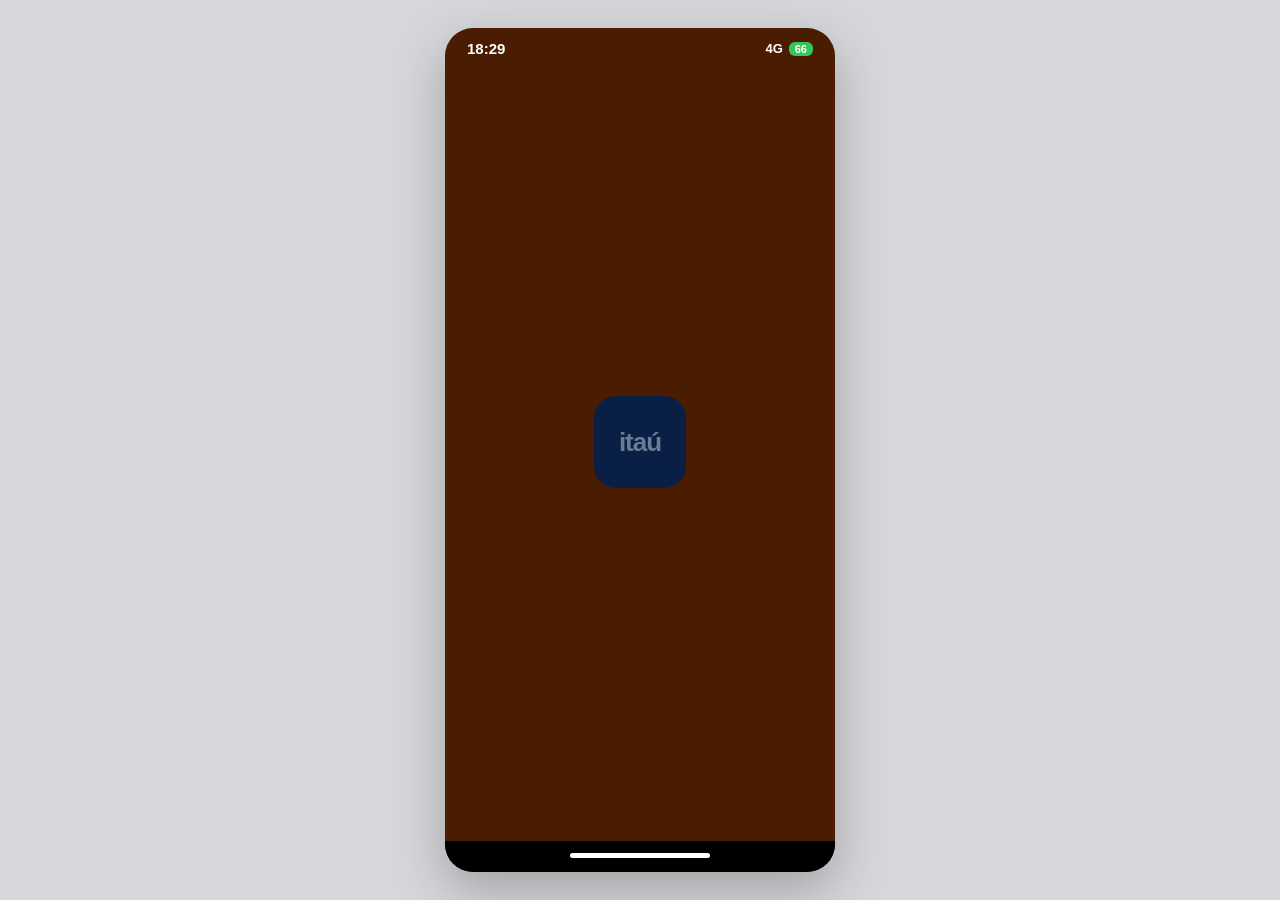
<file: MVP/index.html>
<!DOCTYPE html>
<html lang="pt-BR">
<head>
<meta charset="utf-8" />
<meta name="viewport" content="width=device-width, initial-scale=1, viewport-fit=cover" />
<title>itaú</title>
<link rel="stylesheet" href="styles.css" />
</head>
<body>
<div class="phone splash">
  <div class="status">
    <span data-relogio>14:46</span>
    <span class="direita">4G <span class="bateria">66</span></span>
  </div>

  <div class="conteudo">
    <div class="marca">itaú</div>
  </div>

  <div class="barra-nav"><span class="traço"></span></div>
</div>

<script src="app.js"></script>
<script>
  setTimeout(() => (window.location.href = "acessar.html"), 1800);
</script>
</body>
</html>
</file>
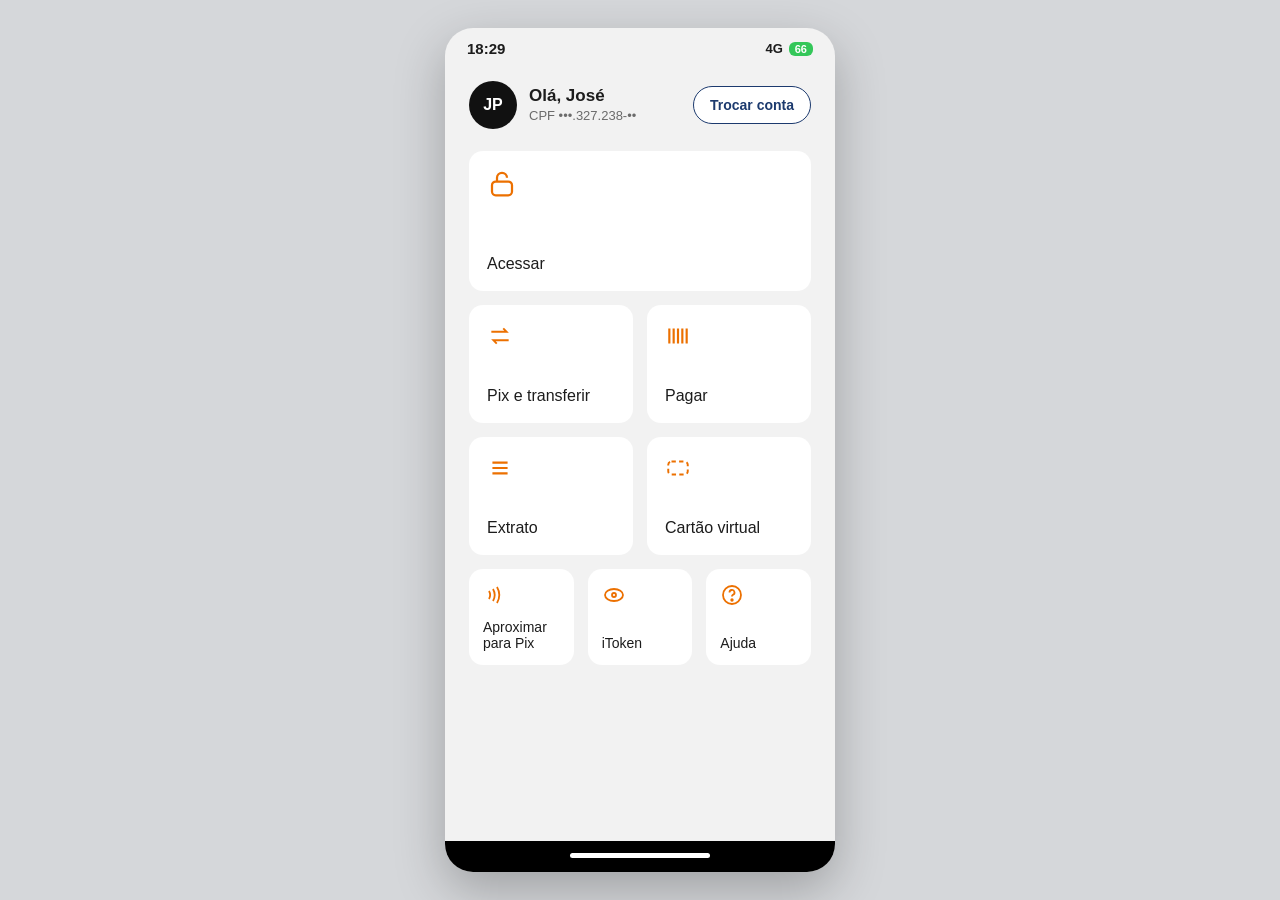
<file: MVP/acessar.html>
<!DOCTYPE html>
<html lang="pt-BR">
<head>
<meta charset="utf-8" />
<meta name="viewport" content="width=device-width, initial-scale=1, viewport-fit=cover" />
<title>itaú · Acessar</title>
<link rel="stylesheet" href="styles.css" />
</head>
<body>
<div class="phone fundo-cinza">
  <div class="status">
    <span data-relogio>14:46</span>
    <span class="direita">4G <span class="bateria">66</span></span>
  </div>

  <div class="conteudo fundo-cinza">
    <div class="perfil-topo">
      <div class="avatar" data-ir="perfil.html">JP</div>
      <div class="nomes">
        <strong>Olá, José</strong>
        <span>CPF •••.327.238-••</span>
      </div>
      <button class="botao-contorno" onclick="alert('Troca de conta indisponível no protótipo.')">Trocar conta</button>
    </div>

    <div class="blocos">
      <button class="bloco largo" data-ir="home.html">
        <span class="icone-laranja"><svg width="30" height="30" viewBox="0 0 24 24" fill="none" stroke="currentColor" stroke-width="1.8"><rect x="4" y="10" width="16" height="11" rx="3"/><path d="M8 10V7a4 4 0 0 1 8 0"/></svg></span>
        <span>Acessar</span>
      </button>

      <button class="bloco" data-ir="pix.html">
        <span class="icone-laranja"><svg width="26" height="26" viewBox="0 0 24 24" fill="none" stroke="currentColor" stroke-width="1.8"><path d="M4 8h14l-3-3M20 16H6l3 3"/></svg></span>
        <span>Pix e transferir</span>
      </button>
      <button class="bloco" onclick="alert('Pagar indisponível no protótipo.')">
        <span class="icone-laranja"><svg width="26" height="26" viewBox="0 0 24 24" fill="none" stroke="currentColor" stroke-width="2"><path d="M4 5v14M8 5v14M12 5v14M16 5v14M20 5v14"/></svg></span>
        <span>Pagar</span>
      </button>
      <button class="bloco" onclick="alert('Extrato indisponível no protótipo.')">
        <span class="icone-laranja"><svg width="26" height="26" viewBox="0 0 24 24" fill="none" stroke="currentColor" stroke-width="2"><path d="M5 7h14M5 12h14M5 17h14"/></svg></span>
        <span>Extrato</span>
      </button>
      <button class="bloco" onclick="alert('Cartão virtual indisponível no protótipo.')">
        <span class="icone-laranja"><svg width="26" height="26" viewBox="0 0 24 24" fill="none" stroke="currentColor" stroke-width="1.8" stroke-dasharray="4 3"><rect x="3" y="6" width="18" height="12" rx="3"/></svg></span>
        <span>Cartão virtual</span>
      </button>
    </div>

    <div class="blocos tres">
      <button class="bloco" onclick="alert('Aproximar para Pix indisponível no protótipo.')">
        <span class="icone-laranja"><svg width="24" height="24" viewBox="0 0 24 24" fill="none" stroke="currentColor" stroke-width="1.8"><path d="M6 8a8 8 0 0 1 0 8M10 6a12 12 0 0 1 0 12M14 4a16 16 0 0 1 0 16"/></svg></span>
        <span>Aproximar para Pix</span>
      </button>
      <button class="bloco" onclick="alert('iToken indisponível no protótipo.')">
        <span class="icone-laranja"><svg width="24" height="24" viewBox="0 0 24 24" fill="none" stroke="currentColor" stroke-width="1.8"><ellipse cx="12" cy="12" rx="9" ry="6"/><circle cx="12" cy="12" r="2"/></svg></span>
        <span>iToken</span>
      </button>
      <button class="bloco" onclick="alert('Ajuda indisponível no protótipo.')">
        <span class="icone-laranja"><svg width="24" height="24" viewBox="0 0 24 24" fill="none" stroke="currentColor" stroke-width="1.8"><circle cx="12" cy="12" r="9"/><path d="M9.5 9.5a2.5 2.5 0 1 1 3.4 2.3c-.6.3-.9.8-.9 1.5v.2"/><circle cx="12" cy="17" r=".8" fill="currentColor"/></svg></span>
        <span>Ajuda</span>
      </button>
    </div>
  </div>

  <div class="barra-nav"><span class="traço"></span></div>
</div>

<script src="app.js"></script>
</body>
</html>
</file>
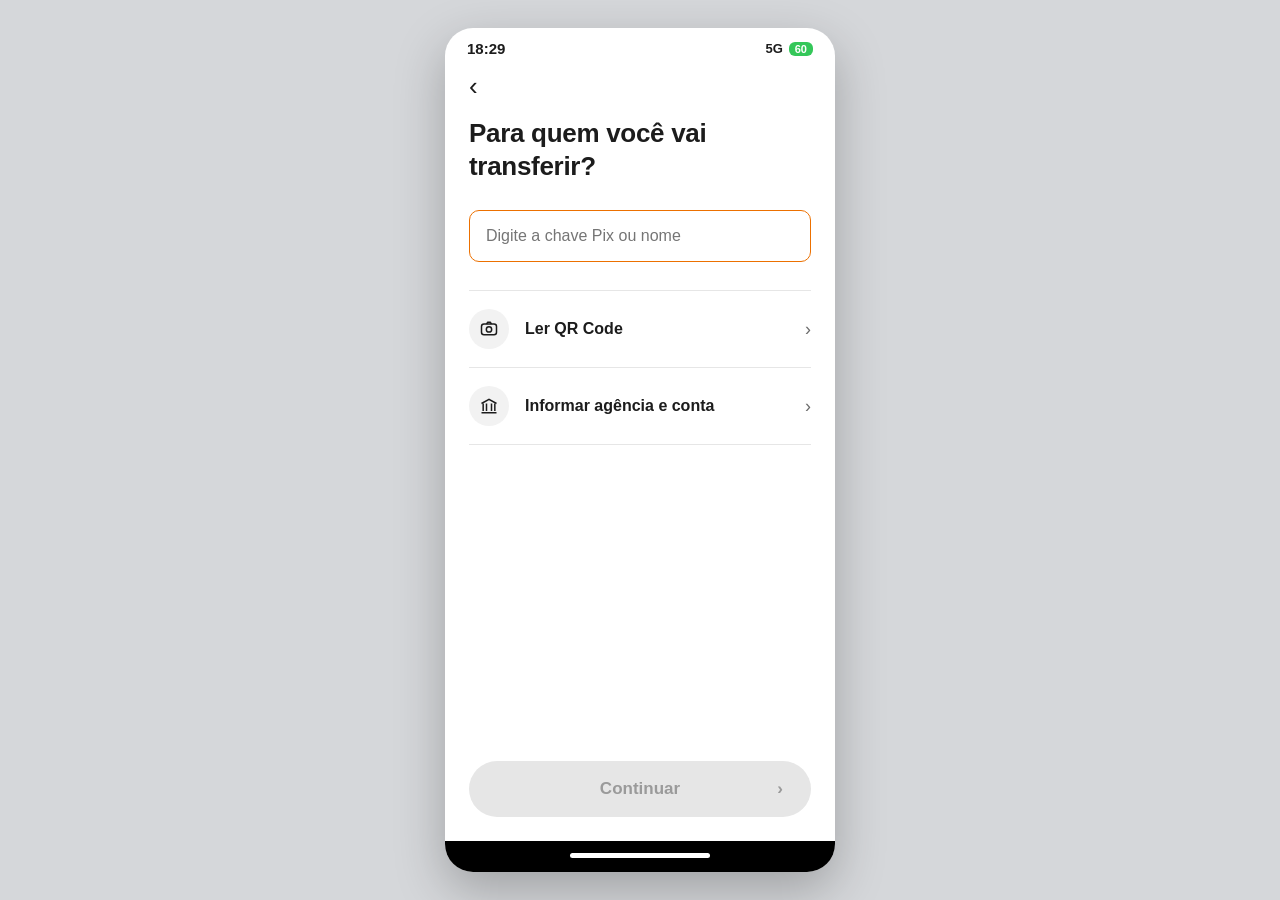
<file: MVP/alerta.html>
<!DOCTYPE html>
<html lang="pt-BR">
<head>
<meta charset="utf-8" />
<meta name="viewport" content="width=device-width, initial-scale=1, viewport-fit=cover" />
<title>Pix · Vamos conferir essa transferência?</title>
<link rel="stylesheet" href="styles.css" />
</head>
<body>
<div class="phone">
  <div class="status">
    <span data-relogio>20:05</span>
    <span class="direita">5G <span class="bateria">57</span></span>
  </div>

  <div class="conteudo alerta">
    <div class="alerta-topo">
      <button class="som" id="som" type="button"></button>
      <button class="fechar" id="fechar" aria-label="Fechar">✕</button>
    </div>

    <span class="info-icone">
      <svg width="26" height="26" viewBox="0 0 24 24" fill="none" stroke="currentColor" stroke-width="1.8">
        <circle cx="12" cy="12" r="9"/>
        <path d="M12 11v5" stroke-linecap="round"/>
        <circle cx="12" cy="8" r="1" fill="currentColor" stroke="none"/>
      </svg>
    </span>

    <h1>Vamos conferir essa transferência?</h1>
    <p class="alerta-sub" id="subtitulo"></p>

    <div class="atente">
      <strong>Atente-se:</strong>
      <ul id="pontos-atencao"></ul>
    </div>

    <p class="alerta-nota">
      Se quiser, a <span class="ia-marca-inline"><svg width="14" height="14" viewBox="0 0 24 24" fill="#ec7000"><path d="M12 2l2.2 6.3L20.5 10l-6.3 2.2L12 18.5l-2.2-6.3L3.5 10l6.3-1.7L12 2z"/></svg> espera.ai</span>
      faz uma avaliação rápida com você, em 3 perguntas. Você decide o que fazer depois.
    </p>

    <div class="espaco"></div>

    <button class="botao" id="avaliacao">Fazer avaliação</button>
    <button class="botao secundario" id="continuar-assim" style="margin-top:12px">Transferir mesmo assim</button>
  </div>

  <div class="barra-nav"><span class="traço"></span></div>
</div>

<script src="app.js"></script>
<script src="triagem.js"></script>
<script>
  const dados = lerTransferencia();
  if (!dados.nome || !dados.valor) irPara("destinatario.html");

  const bloco1 = dados.bloco1 || montarBloco1(dados);
  const primeiroNome = (dados.nome || "o destinatário").split(" ")[0];

  document.getElementById("subtitulo").textContent =
    `Esse Pix de R$ ${formatarMoeda(dados.valor)} para ${primeiroNome} está um pouco diferente do que você costuma fazer. ` +
    `Pode estar tudo certo, mas vale conferir antes de concluir.`;

  // Dicas ligadas aos fatores apontados pelo modelo de origem (bloco1), com um lembrete geral no fim.
  const DICAS = {
    valor_atipico: "O valor está acima do que você costuma transferir. Confira se os dígitos estão certos.",
    destinatario_novo_ou_desconhecido: "É a primeira vez que você envia para essa chave. Confirme com a pessoa por outro canal.",
    dispositivo_nao_reconhecido: "Esse aparelho ainda não é conhecido. Se alguém pediu para instalar algo, desconfie.",
    velocidade_digitacao_atipica: "A digitação saiu do seu padrão. Se alguém estiver orientando você, pause um instante.",
    horario_incomum: "O horário é diferente do habitual. Sem pressa: um Pix pode esperar alguns minutos.",
    chave_pix_recente: "A chave do destinatário foi criada há pouco tempo. Confirme se ela pertence a quem você espera.",
    volume_transacoes_24h_alto: "Você fez várias transferências hoje. Revise se todas eram esperadas.",
  };
  const fatores = [bloco1.fator_risco_principal, bloco1.fator_risco_secundario].filter(Boolean);
  const dicas = fatores.map((f) => DICAS[f]).filter(Boolean);
  dicas.push("Se alguém pediu o dinheiro, confirme ligando para a pessoa.");

  const lista = document.getElementById("pontos-atencao");
  dicas.slice(0, 3).forEach((texto) => {
    const item = document.createElement("li");
    item.innerHTML =
      '<svg width="16" height="16" viewBox="0 0 24 24" fill="none" stroke="currentColor" stroke-width="1.8"><circle cx="12" cy="12" r="9"/><path d="M12 11v5" stroke-linecap="round"/><circle cx="12" cy="8" r="1" fill="currentColor" stroke="none"/></svg>' +
      `<span>${texto}</span>`;
    lista.appendChild(item);
  });

  montarBotaoSom(document.getElementById("som"), () =>
    falar(
      document.querySelector("h1").textContent +
        ". " +
        document.getElementById("subtitulo").textContent +
        " Atente-se: " +
        dicas.slice(0, 3).join(" ")
    )
  );

  document.getElementById("fechar").addEventListener("click", () => irPara("confirmacao.html"));
  document.getElementById("avaliacao").addEventListener("click", () => irPara("avaliacao.html"));
  document.getElementById("continuar-assim").addEventListener("click", () => irPara("senha.html"));
</script>
</body>
</html>
</file>
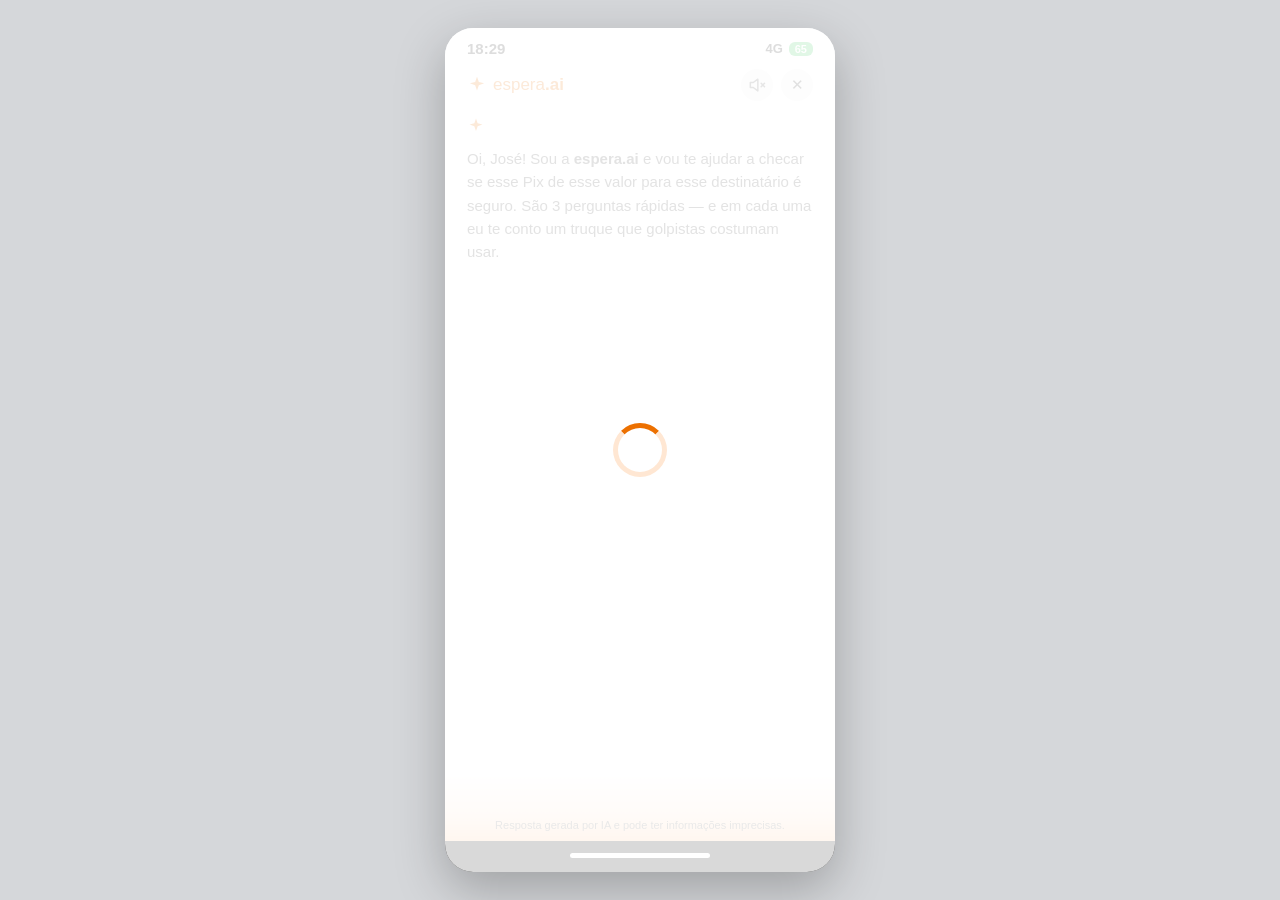
<file: MVP/avaliacao.html>
<!DOCTYPE html>
<html lang="pt-BR">
<head>
<meta charset="utf-8" />
<meta name="viewport" content="width=device-width, initial-scale=1, viewport-fit=cover" />
<title>espera.ai · Avaliação de segurança</title>
<link rel="stylesheet" href="styles.css" />
</head>
<body>
<div class="phone">
  <div class="status">
    <span data-relogio>14:49</span>
    <span class="direita">4G <span class="bateria">65</span></span>
  </div>

  <div class="chat-topo">
    <span class="ia-marca">
      <svg width="20" height="20" viewBox="0 0 24 24" fill="#ec7000"><path d="M12 2l2.2 6.3L20.5 10l-6.3 2.2L12 18.5l-2.2-6.3L3.5 10l6.3-1.7L12 2z"/></svg>
      <span>espera<strong>.ai</strong></span>
    </span>
    <span class="chat-acoes">
      <button class="som" id="som" type="button"></button>
      <button class="fechar" id="fechar" aria-label="Fechar">✕</button>
    </span>
  </div>

  <div class="conteudo chat" id="chat"></div>

  <div class="chat-base">
    <div class="chat-opcoes" id="opcoes"></div>

    <div class="chat-rodape">
      <p class="chat-aviso">Resposta gerada por IA e pode ter informações imprecisas.</p>
    </div>
  </div>

  <div class="barra-nav"><span class="traço"></span></div>
</div>

<script src="app.js"></script>
<script src="triagem.js"></script>
<script>
  const dados = lerTransferencia();
  const nome = dados.nome || "esse destinatário";
  const valor = dados.valor ? "R$ " + formatarMoeda(dados.valor) : "esse valor";
  const bloco1 = dados.bloco1 || (dados.valor ? montarBloco1(dados) : null);

  // Fim do chat: convida a repensar, sem números nem alarme. Risco baixo tem um título tranquilizador.
  const TITULO_REPENSAR = "Você não gostaria de repensar sobre essa transação por alguns minutos?";
  const TITULO_BAIXO = "Não encontramos sinais fortes de golpe";

  const chat = document.getElementById("chat");
  const opcoes = document.getElementById("opcoes");
  let sessaoId = null;

  function horario() {
    const agora = new Date();
    return `${String(agora.getHours()).padStart(2, "0")}:${String(agora.getMinutes()).padStart(2, "0")}`;
  }

  function esc(texto) {
    const div = document.createElement("div");
    div.textContent = texto;
    return div.innerHTML;
  }

  // Escapa o texto e transforma **trecho** em destaque. Nunca aceita HTML vindo da API.
  function destacar(texto) {
    return esc(texto).replace(/\*\*(.+?)\*\*/g, "<strong>$1</strong>");
  }

  // Texto final em tópicos (modo demo): marcador e destaques na cor do tom (alerta, atencao, ok).
  function listaTopicos(topicos) {
    const itens = topicos
      .map((t) => `<li class="topico ${esc(t.tom)}"><span class="marcador" aria-hidden="true"></span><span>${destacar(t.texto)}</span></li>`)
      .join("");
    return `<ul class="topicos">${itens}</ul>`;
  }

  function rolar() {
    requestAnimationFrame(() => (chat.scrollTop = chat.scrollHeight));
  }

  function balaoBot(titulo, html, classe = "") {
    const bloco = document.createElement("div");
    bloco.className = "msg-bot " + classe;
    bloco.innerHTML = `
      <span class="faisca"><svg width="18" height="18" viewBox="0 0 24 24" fill="#ec7000"><path d="M12 2l2.2 6.3L20.5 10l-6.3 2.2L12 18.5l-2.2-6.3L3.5 10l6.3-1.7L12 2z"/></svg></span>
      ${titulo ? `<strong>${titulo}</strong>` : ""}
      ${html}`;
    chat.appendChild(bloco);
    rolar();
    falar(bloco.textContent.trim());
  }

  function balaoUsuario(texto) {
    const bloco = document.createElement("div");
    bloco.className = "msg-usuario";
    bloco.innerHTML = `<div class="bolha">${esc(texto)}</div><span class="hora">${horario()} <span class="checks">✓✓</span></span>`;
    chat.appendChild(bloco);
    rolar();
  }

  function digitando() {
    const bloco = document.createElement("div");
    bloco.className = "msg-bot digitando";
    bloco.innerHTML = '<span class="ponto"></span><span class="ponto"></span><span class="ponto"></span>';
    chat.appendChild(bloco);
    rolar();
    return bloco;
  }

  // Mostra "digitando" enquanto a chamada à API roda (com um tempo mínimo, pro ritmo do chat).
  async function comDigitando(promessa, minimo = 700) {
    opcoes.innerHTML = "";
    const espera = digitando();
    try {
      const [resultado] = await Promise.all([promessa, new Promise((r) => setTimeout(r, minimo))]);
      return resultado;
    } finally {
      espera.remove();
    }
  }

  function mostrarOpcoes(lista, aoEscolher) {
    opcoes.innerHTML = "";
    lista.forEach((item) => {
      const botao = document.createElement("button");
      botao.className = "chip" + (item.destaque ? " destaque" : "");
      botao.textContent = item.texto;
      botao.addEventListener("click", () => {
        opcoes.querySelectorAll("button").forEach((b) => (b.disabled = true));
        aoEscolher(item);
      });
      opcoes.appendChild(botao);
    });
  }

  function falha(erro, tentarDeNovo) {
    console.error(erro);
    balaoBot(
      "Não consegui concluir a avaliação",
      "<p>O serviço de avaliação não respondeu agora. Você pode tentar de novo ou voltar e revisar a transferência com calma.</p>"
    );
    mostrarOpcoes(
      [{ texto: "Tentar de novo", destaque: true, acao: tentarDeNovo }, { texto: "Voltar", acao: () => irPara("confirmacao.html") }],
      (item) => item.acao()
    );
  }

  function mostrarPergunta(etapa) {
    const q = etapa.pergunta;
    balaoBot(
      "",
      `<span class="progresso">Pergunta ${etapa.progresso.atual} de ${etapa.progresso.total}</span>
       <p class="didatica">${esc(q.texto_didatico)}</p>
       <p class="pergunta">${destacar(q.pergunta)}</p>`
    );
    mostrarOpcoes(q.alternativas, (alt) => responder(q, alt));
  }

  async function iniciar() {
    if (!bloco1) return irPara("destinatario.html");
    try {
      const etapa = await comDigitando(iniciarSessao(bloco1, dados));
      sessaoId = etapa.sessao_id;
      salvarTransferencia({ sessaoTriagem: sessaoId });
      mostrarPergunta(etapa);
    } catch (erro) {
      falha(erro, iniciar);
    }
  }

  async function responder(pergunta, alternativa) {
    balaoUsuario(alternativa.texto);
    try {
      const etapa = await comDigitando(enviarResposta(sessaoId, pergunta.id, alternativa.id), 500);
      if (etapa.status === "coacao") return mostrarCoacao(etapa.orientacao_seguranca);
      if (etapa.status === "concluida") return mostrarResultado(await comDigitando(buscarResultado(sessaoId), 300));
      mostrarPergunta(etapa);
    } catch (erro) {
      falha(erro, () => mostrarOpcoes(pergunta.alternativas, (alt) => responder(pergunta, alt)));
    }
  }

  function mostrarResultado(r) {
    const arriscado = r.nivel_risco !== "baixo";
    const corpo = r.explicacao_topicos
      ? listaTopicos(r.explicacao_topicos)
      : r.explicacao_gerada.split(/\n+/).filter(Boolean).map((t) => `<p>${esc(t)}</p>`).join("");
    balaoBot(arriscado ? TITULO_REPENSAR : TITULO_BAIXO, corpo);
    salvarTransferencia({ triagem: { valor: dados.valor, chavePix: dados.chavePix, nivel: r.nivel_risco } });

    // Decisão de produto: nunca bloquear. O cliente escolhe; só "continuar" gera o pop-up de feedback depois.
    mostrarOpcoes(
      [
        {
          texto: "Cancelar transferência",
          destaque: arriscado,
          acao: () => decidir("cancelar", () => { limparTransferencia(); irPara("home.html"); }),
        },
        {
          texto: arriscado ? "Continuar transferência mesmo assim" : "Continuar transferência",
          destaque: !arriscado,
          acao: () => decidir("continuar", () => irPara("senha.html")),
        },
      ],
      (item) => item.acao()
    );
  }

  async function decidir(decisao, destino) {
    await registrarDecisao(sessaoId, decisao);
    destino();
  }

  function mostrarCoacao(orientacao) {
    balaoBot("Sua segurança em primeiro lugar", `<p>${esc(orientacao)}</p>`, "seguranca");
    opcoes.innerHTML = "";
    const ligar = document.createElement("a");
    ligar.className = "chip destaque";
    ligar.href = "tel:190";
    ligar.textContent = "Ligar 190";
    const cancelar = document.createElement("button");
    cancelar.className = "chip";
    cancelar.textContent = "Cancelar transferência";
    cancelar.addEventListener("click", () => {
      limparTransferencia();
      irPara("home.html");
    });
    opcoes.append(ligar, cancelar);
  }

  montarBotaoSom(document.getElementById("som"), () => {
    const ultimo = chat.querySelector(".msg-bot:last-of-type");
    if (ultimo) falar(ultimo.textContent.trim());
  });

  document.getElementById("fechar").addEventListener("click", () => irPara("alerta.html"));

  balaoBot(
    "",
    `<p>Oi, José! Sou a <strong>espera.ai</strong> e vou te ajudar a checar se esse Pix de ${esc(valor)} para ${esc(nome)} é seguro. ` +
      `São 3 perguntas rápidas — e em cada uma eu te conto um truque que golpistas costumam usar.</p>`
  );
  setTimeout(iniciar, 600);
</script>
</body>
</html>
</file>
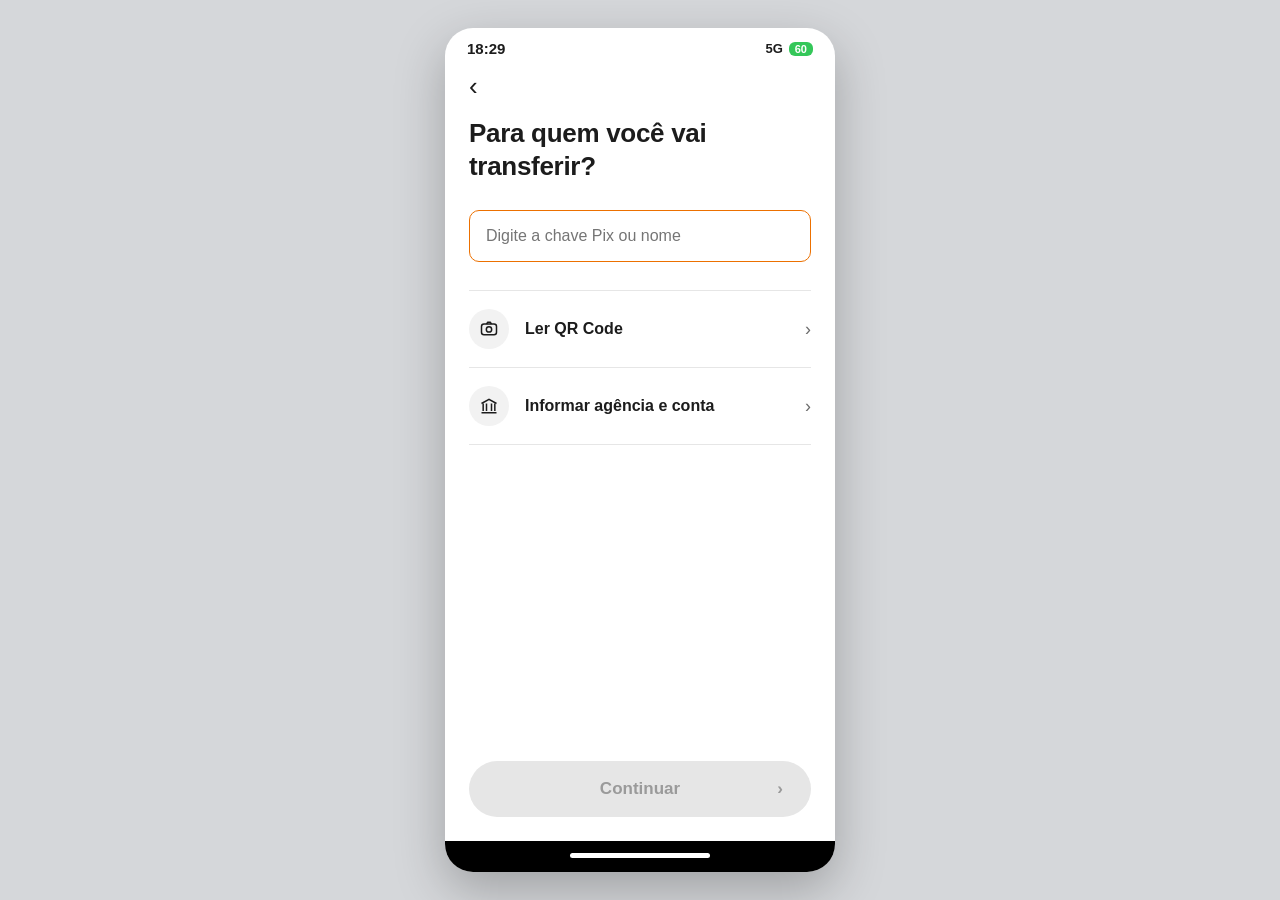
<file: MVP/comprovante.html>
<!DOCTYPE html>
<html lang="pt-BR">
<head>
<meta charset="utf-8" />
<meta name="viewport" content="width=device-width, initial-scale=1, viewport-fit=cover" />
<title>Pix · Comprovante</title>
<link rel="stylesheet" href="styles.css" />
</head>
<body>
<div class="phone">
  <div class="status">
    <span data-relogio>13:43</span>
    <span class="direita">5G <span class="bateria">57</span></span>
  </div>

  <div class="conteudo">
    <div class="sucesso">
      <div class="circulo">✓</div>
      <h1 id="titulo">Transferência realizada</h1>
      <p class="subtitulo" id="subtitulo">Comprovante disponível no app</p>
    </div>

    <div class="resumo"><span class="chave">Valor</span><span class="conteudo-valor">R$ <span id="valor">0,00</span></span></div>
    <div class="resumo"><span class="chave">Para</span><span class="conteudo-valor" id="nome" style="text-align:right;max-width:60%">—</span></div>
    <div class="resumo"><span class="chave">Chave Pix</span><span class="conteudo-valor" id="chave">—</span></div>
    <div class="resumo"><span class="chave">Instituição</span><span class="conteudo-valor" id="instituicao" style="text-align:right;max-width:60%">—</span></div>
    <div class="resumo"><span class="chave">Data</span><span class="conteudo-valor" id="data">Hoje</span></div>
    <div class="resumo"><span class="chave">ID da transação</span><span class="conteudo-valor" id="id">—</span></div>

    <div class="espaco"></div>

    <button class="botao" style="margin-top:24px" onclick="alert('Compartilhamento indisponível no protótipo.')">Compartilhar comprovante</button>
    <button class="botao secundario" style="margin-top:12px" id="inicio">Voltar ao início</button>
  </div>

  <div class="barra-nav"><span class="traço"></span></div>
</div>

<script src="app.js"></script>
<script src="triagem.js"></script>
<script src="feedback/feedback.js"></script>
<script>
  const dados = lerTransferencia();
  if (!dados.nome || !dados.valor) irPara("destinatario.html");
  else registrarTransferenciaRealizada(dados); // na próxima visita à home aparece o pop-up de feedback

  document.getElementById("valor").textContent = formatarMoeda(dados.valor);
  document.getElementById("nome").textContent = dados.nome;
  document.getElementById("chave").textContent = dados.chavePix;
  document.getElementById("instituicao").textContent = dados.instituicao;
  document.getElementById("data").textContent =
    dados.data === "Hoje" ? new Date().toLocaleDateString("pt-BR") : dados.data;
  document.getElementById("id").textContent = "E" + Math.random().toString().slice(2, 14);

  document.getElementById("inicio").addEventListener("click", () => {
    limparTransferencia();
    irPara("home.html");
  });
</script>
</body>
</html>
</file>
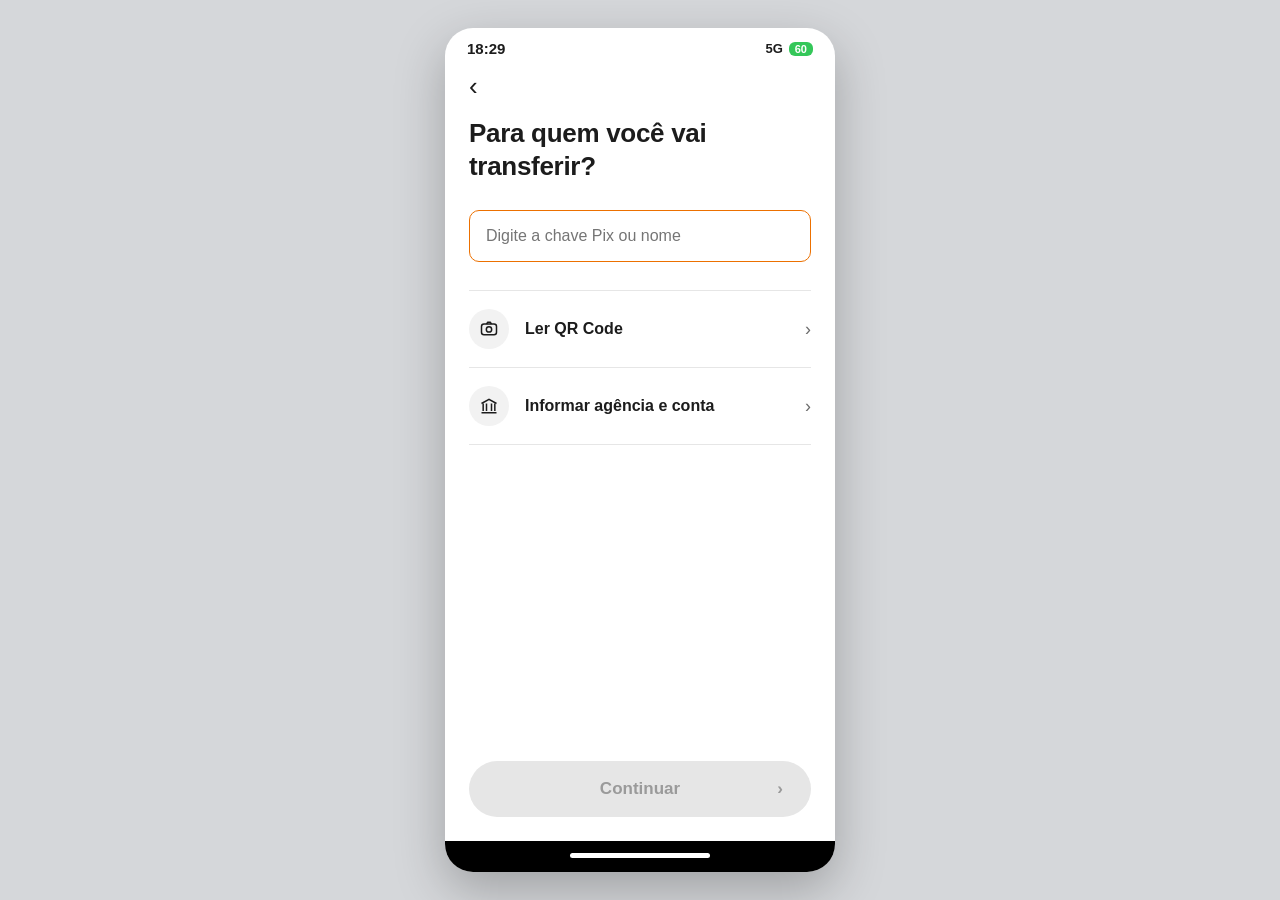
<file: MVP/confirmacao.html>
<!DOCTYPE html>
<html lang="pt-BR">
<head>
<meta charset="utf-8" />
<meta name="viewport" content="width=device-width, initial-scale=1, viewport-fit=cover" />
<title>Pix · Confirmar transferência</title>
<link rel="stylesheet" href="styles.css" />
</head>
<body>
<div class="phone">
  <div class="status">
    <span data-relogio>13:43</span>
    <span class="direita">5G <span class="bateria">57</span></span>
  </div>

  <div class="conteudo">
    <div class="topo"><button class="voltar" data-voltar aria-label="Voltar">‹</button></div>

    <h1 id="titulo">Transferir?</h1>

    <div class="cards">
      <button class="card" id="card-data">
        <span class="simbolo"><svg width="22" height="22" viewBox="0 0 24 24" fill="none" stroke="currentColor" stroke-width="1.8"><rect x="3" y="5" width="18" height="16" rx="3"/><path d="M8 3v4M16 3v4M3 10h18"/></svg></span>
        <span class="titulo">Data</span>
        <span class="valor" id="valor-data">Hoje</span>
      </button>
      <button class="card" id="card-repetir">
        <span class="simbolo"><svg width="22" height="22" viewBox="0 0 24 24" fill="none" stroke="currentColor" stroke-width="1.8"><path d="M20 12a8 8 0 1 1-2.6-5.9"/><path d="M20 4v4h-4"/><path d="M12 8v4l2.5 2"/></svg></span>
        <span class="titulo">Repetir</span>
        <span class="valor" id="valor-repetir">Não</span>
      </button>
      <button class="card" id="card-mensagem">
        <span class="simbolo"><svg width="22" height="22" viewBox="0 0 24 24" fill="none" stroke="currentColor" stroke-width="1.8"><rect x="3" y="4" width="18" height="14" rx="3"/></svg></span>
        <span class="titulo">Mensagem</span>
        <span class="valor" id="valor-mensagem"></span>
      </button>
    </div>

    <div class="resumo">
      <span class="chave">Valor</span>
      <span class="conteudo-valor">R$ <span id="valor-total">0,00</span> <span class="seta">›</span></span>
    </div>
    <div class="resumo">
      <span class="chave">De</span>
      <span class="conteudo-valor" id="origem">Conta Itaú</span>
    </div>
    <div class="resumo">
      <span class="chave">Chave Pix</span>
      <span class="conteudo-valor" id="chave-pix">—</span>
    </div>
    <div class="resumo">
      <span class="chave">Instituição</span>
      <span class="conteudo-valor" id="instituicao" style="text-align:right;max-width:60%">—</span>
    </div>

    <div class="espaco"></div>

    <div class="botao-wrap" style="margin-top:24px">
      <button class="botao" id="transferir">Transferir <span class="seta">›</span></button>
    </div>
  </div>

  <div class="barra-nav"><span class="traço"></span></div>
</div>

<script src="app.js"></script>
<script src="triagem.js"></script>
<script>
  const dados = lerTransferencia();
  if (!dados.nome || !dados.valor) irPara("destinatario.html");

  const valorFormatado = formatarMoeda(dados.valor);
  document.getElementById("titulo").textContent = `Transferir R$ ${valorFormatado} para ${dados.nome}?`;
  document.getElementById("valor-total").textContent = valorFormatado;
  document.getElementById("chave-pix").textContent = dados.chavePix;
  document.getElementById("instituicao").textContent = dados.instituicao;
  document.getElementById("origem").textContent = dados.origem || "Conta Itaú";
  document.getElementById("valor-data").textContent = dados.data;
  document.getElementById("valor-repetir").textContent = dados.repetir;
  document.getElementById("valor-mensagem").textContent = dados.mensagem || "";

  document.getElementById("card-data").addEventListener("click", () => {
    const nova = prompt("Data da transferência (ex.: Hoje, 30/09/2026)", dados.data);
    if (nova) {
      dados.data = nova;
      salvarTransferencia({ data: nova });
      document.getElementById("valor-data").textContent = nova;
    }
  });

  document.getElementById("card-repetir").addEventListener("click", () => {
    dados.repetir = dados.repetir === "Não" ? "Mensal" : "Não";
    salvarTransferencia({ repetir: dados.repetir });
    document.getElementById("valor-repetir").textContent = dados.repetir;
  });

  document.getElementById("card-mensagem").addEventListener("click", () => {
    const texto = prompt("Mensagem para o destinatário", dados.mensagem);
    if (texto !== null) {
      dados.mensagem = texto;
      salvarTransferencia({ mensagem: texto });
      document.getElementById("valor-mensagem").textContent = texto;
    }
  });

  // A senha só é pedida quando o cliente decide de fato transferir (senha.html → comprovante.html).
  // Se o score inicial passa do limiar e a transferência ainda não foi avaliada, abre primeiro a página de alerta.
  document.getElementById("transferir").addEventListener("click", () => {
    const avaliada = dados.triagem && dados.triagem.valor === dados.valor && dados.triagem.chavePix === dados.chavePix;
    const bloco1 = montarBloco1(dados);
    if (avaliada || bloco1.score_inicial_modelo_base < LIMIAR_ALERTA) {
      irPara("senha.html");
      return;
    }
    salvarTransferencia({ bloco1 });
    irPara("alerta.html");
  });
</script>
</body>
</html>
</file>
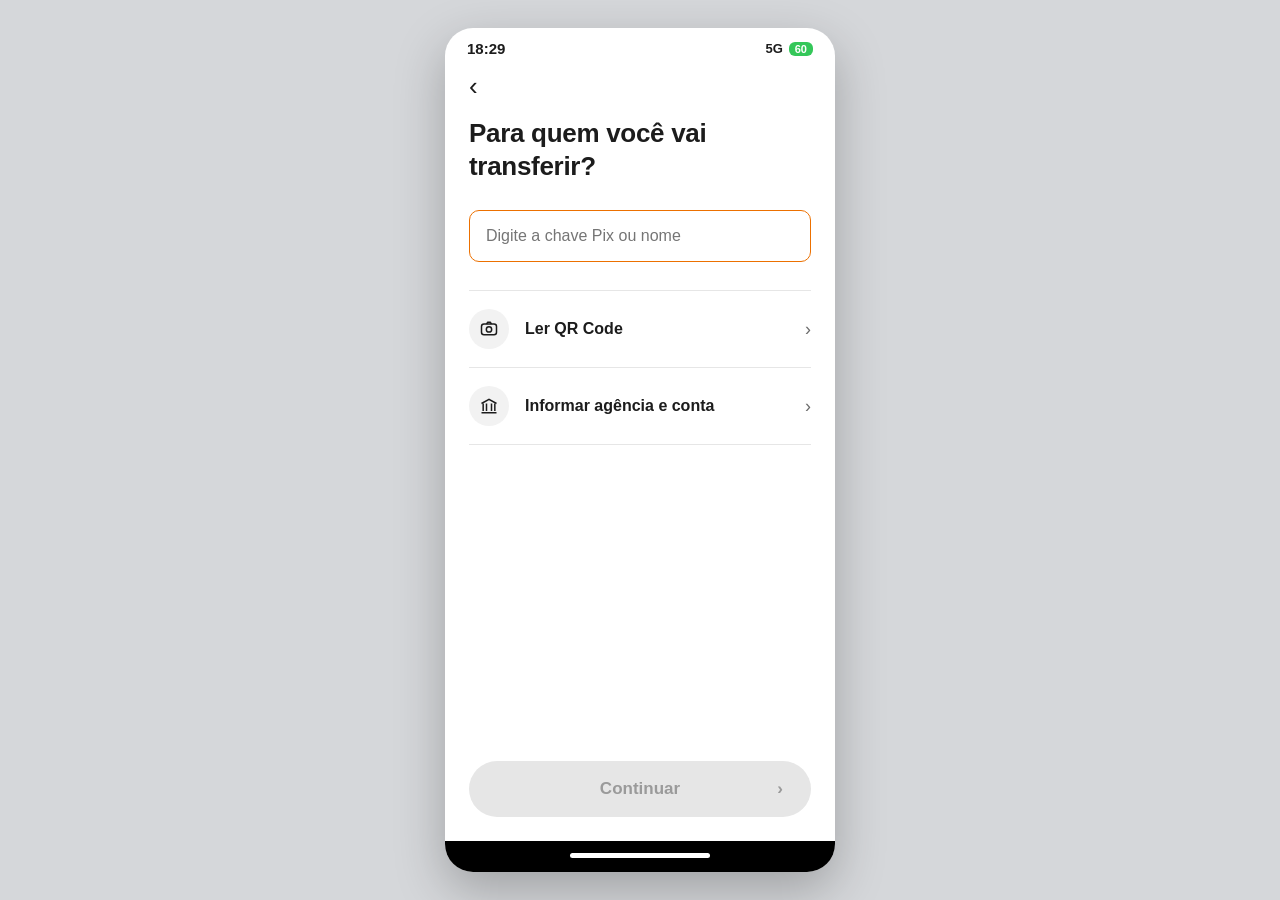
<file: MVP/conta.html>
<!DOCTYPE html>
<html lang="pt-BR">
<head>
<meta charset="utf-8" />
<meta name="viewport" content="width=device-width, initial-scale=1, viewport-fit=cover" />
<title>Pix · Escolha como quer transferir</title>
<link rel="stylesheet" href="styles.css" />
</head>
<body>
<div class="phone">
  <div class="status">
    <span data-relogio>13:40</span>
    <span class="direita">5G <span class="bateria">60</span></span>
  </div>

  <div class="conteudo">
    <div class="topo">
      <button class="voltar" data-voltar aria-label="Voltar">‹</button>
      <button class="olho" id="alternar-saldo" aria-label="Mostrar saldo"><svg width="20" height="20" viewBox="0 0 24 24" fill="none" stroke="currentColor" stroke-width="1.8"><path d="M2 12s3.6-6 10-6 10 6 10 6-3.6 6-10 6-10-6-10-6z"/><circle cx="12" cy="12" r="2.6"/></svg></button>
    </div>

    <h1 id="titulo">Escolha como quer transferir o valor</h1>

    <div class="espaco"></div>

    <button class="lista-item" data-origem="Conta Itaú">
      <span class="icone itau">itaú</span>
      <span class="texto"><strong>Conta Itaú</strong><span>Saldo <span class="saldo-texto">0,00</span></span></span>
      <span class="seta">›</span>
    </button>
    <button class="lista-item" data-origem="Open Finance">
      <span class="icone">↻</span>
      <span class="texto"><strong>Pagar com outro banco</strong><span>Via Open Finance</span></span>
      <span class="seta">›</span>
    </button>
  </div>

  <div class="barra-nav"><span class="traço"></span></div>
</div>

<script src="app.js"></script>
<script>
  const dados = lerTransferencia();
  if (!dados.nome || !dados.valor) irPara("destinatario.html");
  document.getElementById("titulo").textContent = `Escolha como quer transferir o valor de ${formatarMoeda(dados.valor)}`;

  let visivel = true;
  document.getElementById("alternar-saldo").addEventListener("click", () => {
    visivel = !visivel;
    document.querySelectorAll(".saldo-texto").forEach((el) => (el.textContent = visivel ? "0,00" : "••••"));
  });

  document.querySelectorAll("[data-origem]").forEach((botao) => {
    botao.addEventListener("click", () => {
      salvarTransferencia({ origem: botao.dataset.origem });
      irPara("confirmacao.html");
    });
  });
</script>
</body>
</html>
</file>
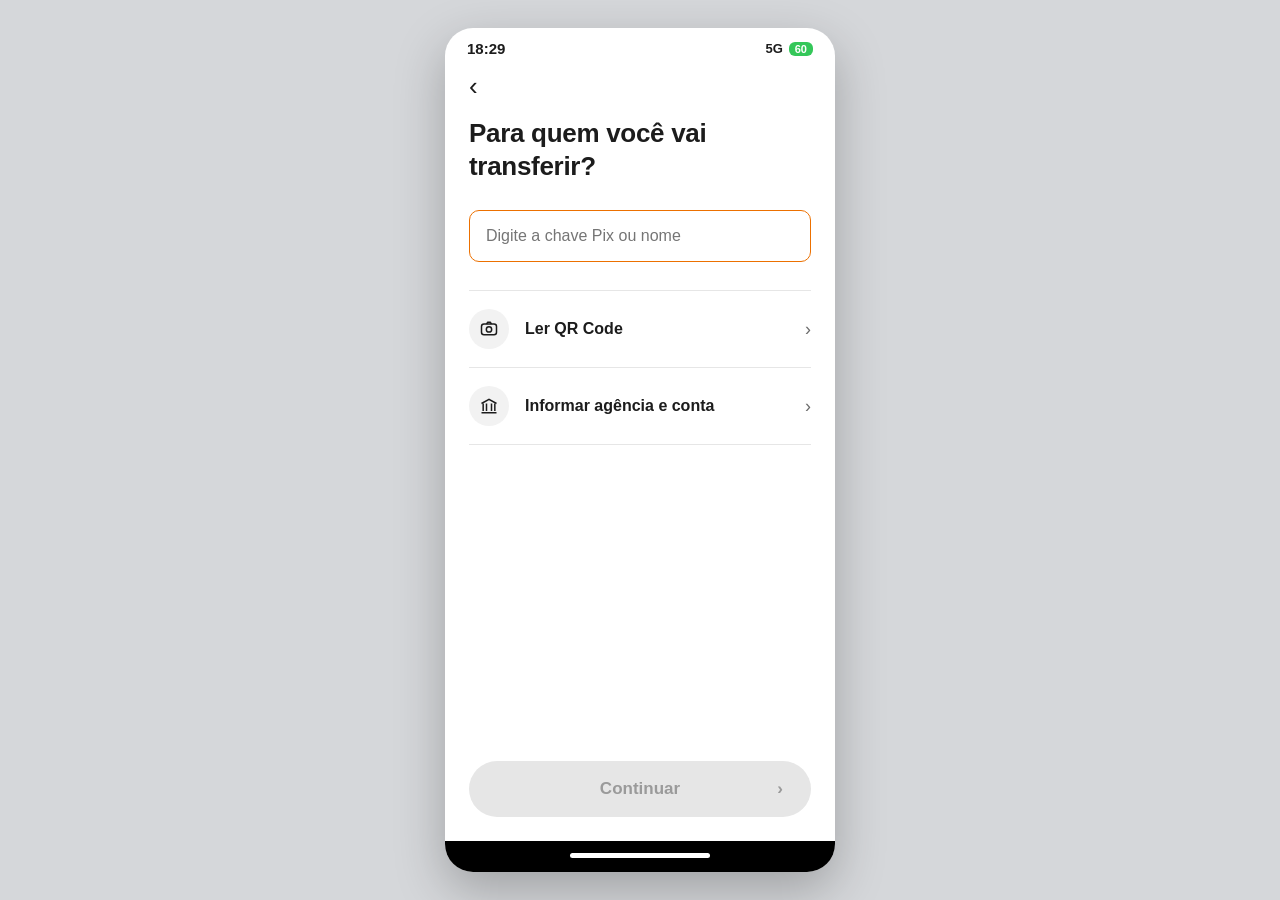
<file: MVP/contato.html>
<!DOCTYPE html>
<html lang="pt-BR">
<head>
<meta charset="utf-8" />
<meta name="viewport" content="width=device-width, initial-scale=1, viewport-fit=cover" />
<title>Pix · Transferência para</title>
<link rel="stylesheet" href="styles.css" />
</head>
<body>
<div class="phone">
  <div class="status">
    <span data-relogio>13:40</span>
    <span class="direita">5G <span class="bateria">60</span></span>
  </div>

  <div class="conteudo">
    <div class="topo"><button class="voltar" data-voltar aria-label="Voltar">‹</button></div>

    <p class="rotulo">Transferência para</p>
    <h1 id="nome" style="margin-top:2px">—</h1>

    <dl style="margin:0">
      <div class="dado"><dt>Chave Pix</dt><dd id="chave">—</dd></div>
      <div class="dado"><dt>CPF</dt><dd id="cpf">—</dd></div>
      <div class="dado"><dt>Instituição</dt><dd id="instituicao">—</dd></div>
    </dl>

    <div class="linha-toggle">
      <span>Salvar contato</span>
      <label class="switch"><input type="checkbox" id="salvar" /><span class="trilho"></span></label>
    </div>

    <div class="espaco"></div>

    <div class="botao-wrap">
      <button class="botao" id="continuar">Continuar <span class="seta">›</span></button>
    </div>
  </div>

  <div class="barra-nav"><span class="traço"></span></div>
</div>

<script src="app.js"></script>
<script>
  const dados = lerTransferencia();
  if (!dados.nome) irPara("destinatario.html");
  document.getElementById("nome").textContent = dados.nome;
  document.getElementById("chave").textContent = dados.chavePix;
  document.getElementById("cpf").textContent = dados.cpf;
  document.getElementById("instituicao").textContent = dados.instituicao;

  document.getElementById("continuar").addEventListener("click", () => {
    salvarTransferencia({ salvarContato: document.getElementById("salvar").checked });
    irPara("valor.html");
  });
</script>
</body>
</html>
</file>
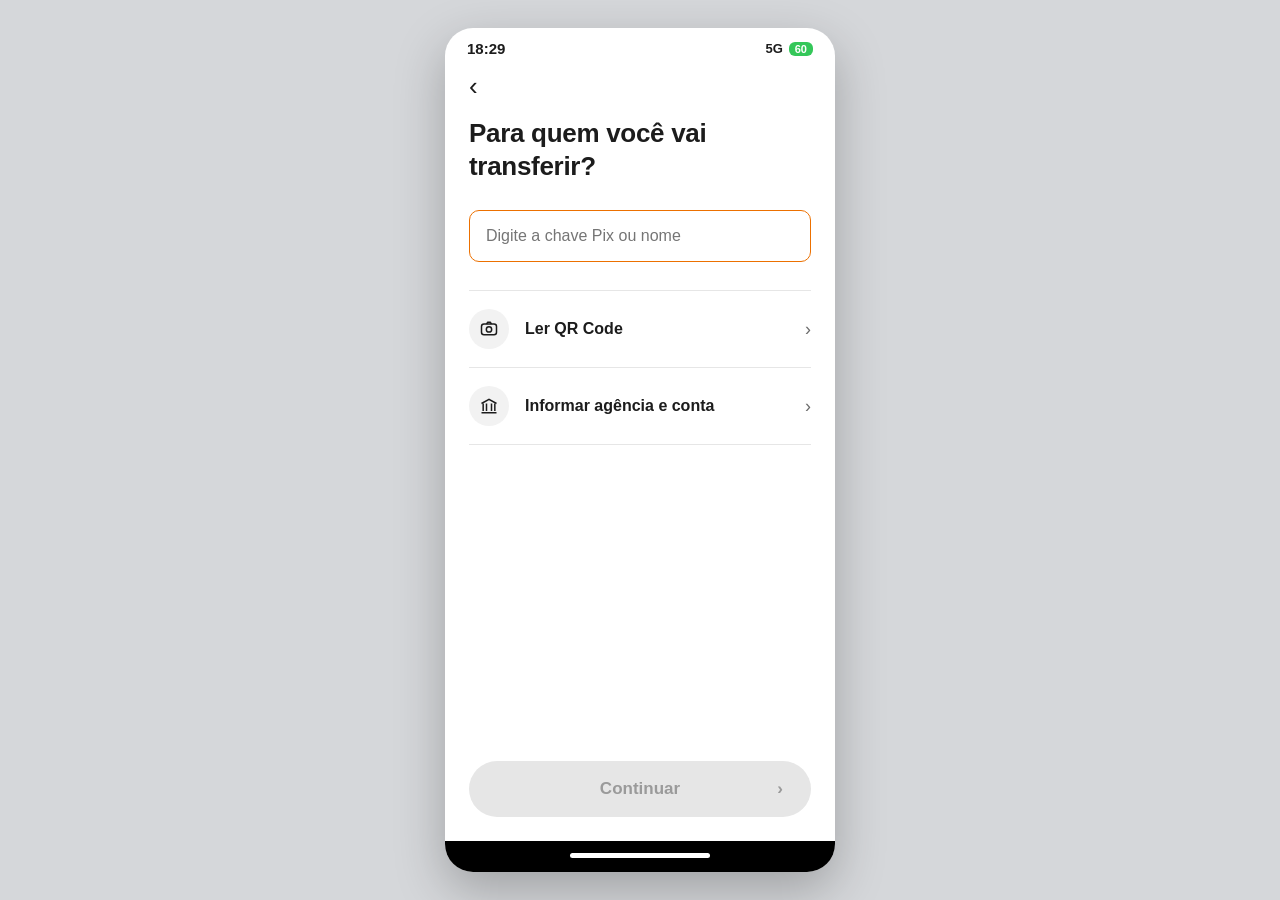
<file: MVP/destinatario.html>
<!DOCTYPE html>
<html lang="pt-BR">
<head>
<meta charset="utf-8" />
<meta name="viewport" content="width=device-width, initial-scale=1, viewport-fit=cover" />
<title>Pix · Para quem você vai transferir?</title>
<link rel="stylesheet" href="styles.css" />
</head>
<body>
<div class="phone">
  <div class="status">
    <span data-relogio>13:39</span>
    <span class="direita">5G <span class="bateria">60</span></span>
  </div>

  <div class="conteudo">
    <div class="topo"><button class="voltar" data-voltar aria-label="Voltar">‹</button></div>

    <h1>Para quem você vai transferir?</h1>

    <input class="campo" id="busca" placeholder="Digite a chave Pix ou nome" autocomplete="off" />

    <div id="sugestoes" style="margin-top:8px"></div>

    <button class="lista-item" style="margin-top:20px" onclick="alert('Leitura de QR Code indisponível no protótipo.')">
      <span class="icone"><svg width="20" height="20" viewBox="0 0 24 24" fill="none" stroke="currentColor" stroke-width="1.8"><rect x="3" y="6" width="18" height="13" rx="3"/><circle cx="12" cy="12.5" r="3.2"/><path d="M9 6l1.5-2h3L15 6"/></svg></span>
      <span class="texto"><strong>Ler QR Code</strong></span>
      <span class="seta">›</span>
    </button>
    <button class="lista-item" onclick="alert('Informar agência e conta indisponível no protótipo.')">
      <span class="icone"><svg width="20" height="20" viewBox="0 0 24 24" fill="none" stroke="currentColor" stroke-width="1.8"><path d="M3 9l9-5 9 5"/><path d="M5 9v9M19 9v9M9 9v9M15 9v9M3 20h18"/></svg></span>
      <span class="texto"><strong>Informar agência e conta</strong></span>
      <span class="seta">›</span>
    </button>

    <div class="espaco"></div>

    <div class="botao-wrap">
      <button class="botao desabilitado" id="continuar" disabled>Continuar <span class="seta">›</span></button>
    </div>
  </div>

  <div class="barra-nav"><span class="traço"></span></div>
</div>

<script src="app.js"></script>
<script>
  const contatos = [
    { nome: "Lucas Henrique Amorim Da Silva", chavePix: "(12) 9 9777-4728", cpf: "***.203.418-**", instituicao: "Nu Pagamentos S.A. - Instituição De Pagamento" },
    { nome: "Felipe Kenji Ouba Fukuzono", chavePix: "felipe.kenji@email.com", cpf: "***.884.207-**", instituicao: "Itaú Unibanco S.A." },
  ];

  const busca = document.getElementById("busca");
  const sugestoes = document.getElementById("sugestoes");
  const continuar = document.getElementById("continuar");
  let selecionado = null;

  function escolher(contato) {
    selecionado = contato;
    continuar.disabled = false;
    continuar.classList.remove("desabilitado");
  }

  function renderizar() {
    const termo = busca.value.trim().toLowerCase();
    selecionado = null;
    continuar.disabled = true;
    continuar.classList.add("desabilitado");

    if (!termo) {
      sugestoes.innerHTML = "";
      return;
    }

    const achados = contatos.filter(
      (c) => c.nome.toLowerCase().includes(termo) || c.chavePix.toLowerCase().includes(termo)
    );
    const lista = achados.length ? achados : [{ ...contatos[0], nome: contatos[0].nome, chavePix: busca.value.trim() }];

    sugestoes.innerHTML = lista
      .map(
        (c, i) => `<button class="lista-item" data-indice="${i}">
            <span class="icone">${c.nome.charAt(0)}</span>
            <span class="texto"><strong>${c.nome}</strong><span>${c.chavePix}</span></span>
            <span class="seta">›</span>
          </button>`
      )
      .join("");

    sugestoes.querySelectorAll("[data-indice]").forEach((botao) => {
      botao.addEventListener("click", () => {
        escolher(lista[Number(botao.dataset.indice)]);
        salvarTransferencia(lista[Number(botao.dataset.indice)]);
        irPara("contato.html");
      });
    });

    escolher(lista[0]);
  }

  busca.addEventListener("input", renderizar);
  continuar.addEventListener("click", () => {
    if (!selecionado) return;
    salvarTransferencia(selecionado);
    irPara("contato.html");
  });

  limparTransferencia();
  busca.focus();
</script>
</body>
</html>
</file>
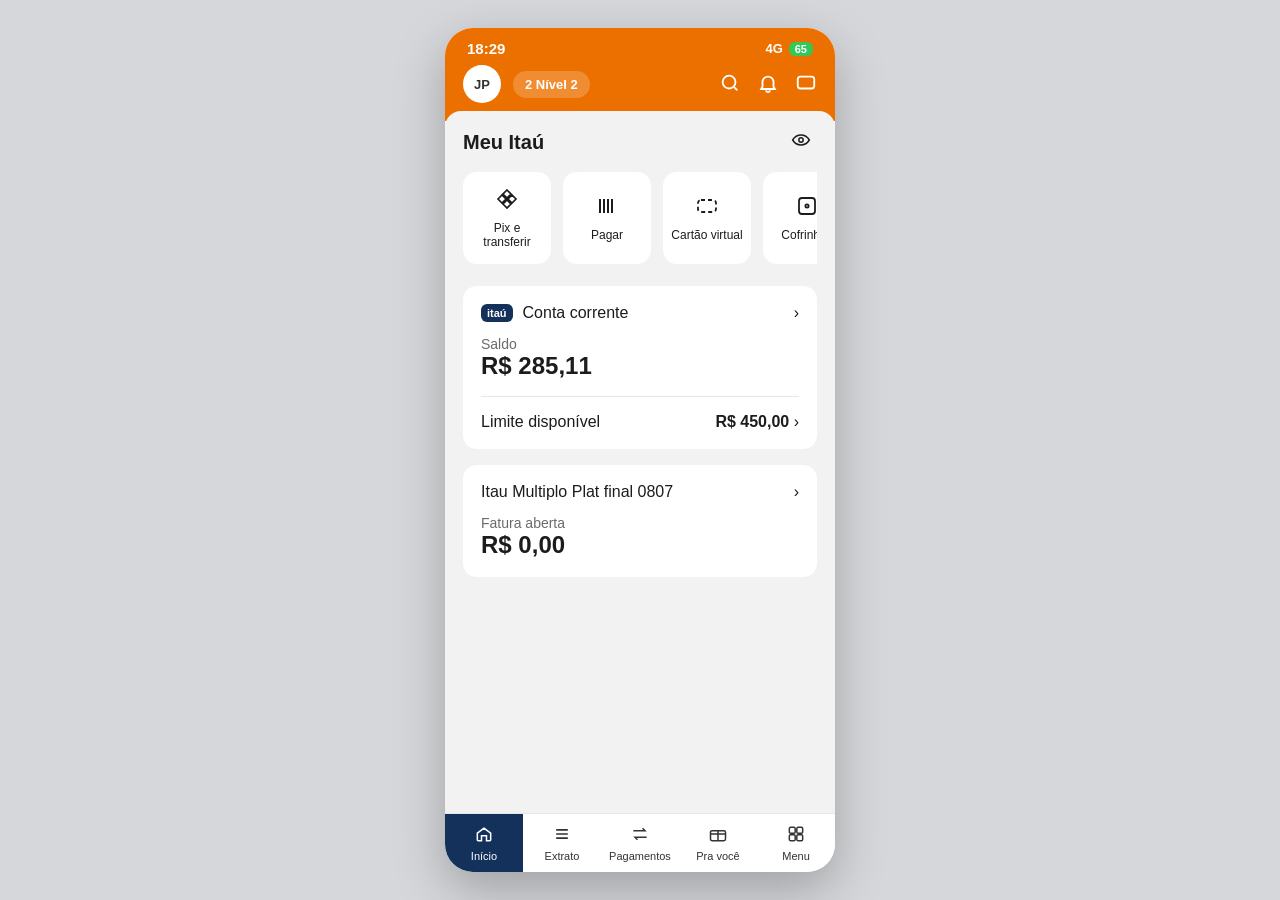
<file: MVP/home.html>
<!DOCTYPE html>
<html lang="pt-BR">
<head>
<meta charset="utf-8" />
<meta name="viewport" content="width=device-width, initial-scale=1, viewport-fit=cover" />
<title>itaú · Meu Itaú</title>
<link rel="stylesheet" href="styles.css" />
<link rel="stylesheet" href="feedback/feedback-popup.css" />
</head>
<body>
<div class="phone">
  <div class="status" style="background:var(--laranja);color:#fff">
    <span data-relogio>14:47</span>
    <span class="direita">4G <span class="bateria">65</span></span>
  </div>

  <div class="cabecalho-laranja">
    <div class="avatar pequeno" data-ir="perfil.html">JP</div>
    <span class="nivel">2 Nível 2</span>
    <div class="acoes">
      <button aria-label="Buscar"><svg width="22" height="22" viewBox="0 0 24 24" fill="none" stroke="currentColor" stroke-width="2"><circle cx="11" cy="11" r="7"/><path d="M20 20l-3.5-3.5"/></svg></button>
      <button aria-label="Notificações"><svg width="22" height="22" viewBox="0 0 24 24" fill="none" stroke="currentColor" stroke-width="2"><path d="M6 16V11a6 6 0 1 1 12 0v5l1.5 2.5h-15L6 16z"/><path d="M10 20a2 2 0 0 0 4 0"/></svg></button>
      <button aria-label="Mensagens"><svg width="22" height="22" viewBox="0 0 24 24" fill="none" stroke="currentColor" stroke-width="2"><rect x="3" y="5" width="18" height="13" rx="3"/></svg></button>
    </div>
  </div>

  <div class="painel">
    <h2>
      Meu Itaú
      <button class="olho" id="alternar-saldo" aria-label="Mostrar saldo"><svg width="20" height="20" viewBox="0 0 24 24" fill="none" stroke="currentColor" stroke-width="1.8"><path d="M2 12s3.6-6 10-6 10 6 10 6-3.6 6-10 6-10-6-10-6z"/><circle cx="12" cy="12" r="2.6"/></svg></button>
    </h2>

    <div class="atalhos">
      <button class="atalho" data-ir="pix.html">
        <svg width="24" height="24" viewBox="0 0 24 24" fill="none" stroke="currentColor" stroke-width="1.7"><path d="M12 3l4 4-4 4-4-4 4-4zM12 13l4 4-4 4-4-4 4-4zM3 12l4-4 4 4-4 4-4-4zM13 12l4-4 4 4-4 4-4-4z"/></svg>
        Pix e transferir
      </button>
      <button class="atalho" onclick="alert('Pagar indisponível no protótipo.')">
        <svg width="24" height="24" viewBox="0 0 24 24" fill="none" stroke="currentColor" stroke-width="2"><path d="M5 5v14M9 5v14M13 5v14M17 5v14"/></svg>
        Pagar
      </button>
      <button class="atalho" onclick="alert('Cartão virtual indisponível no protótipo.')">
        <svg width="24" height="24" viewBox="0 0 24 24" fill="none" stroke="currentColor" stroke-width="1.8" stroke-dasharray="4 3"><rect x="3" y="6" width="18" height="12" rx="3"/></svg>
        Cartão virtual
      </button>
      <button class="atalho" onclick="alert('Cofrinhos indisponível no protótipo.')">
        <svg width="24" height="24" viewBox="0 0 24 24" fill="none" stroke="currentColor" stroke-width="1.8"><rect x="4" y="4" width="16" height="16" rx="3"/><circle cx="12" cy="12" r="1.6"/></svg>
        Cofrinhos
      </button>
    </div>

    <div class="cartao">
      <div class="linha">
        <span style="display:flex;align-items:center;gap:10px"><span class="lista-item-itau" style="background:#14315c;color:#fff;border-radius:6px;padding:3px 6px;font-size:11px;font-weight:700">itaú</span> Conta corrente</span>
        <span class="seta">›</span>
      </div>
      <div class="rotulo-pequeno">Saldo</div>
      <div class="saldo-valor">R$ <span class="valor-oculto" data-valor="285,11">285,11</span></div>
      <hr />
      <div class="linha">
        <span>Limite disponível</span>
        <span><strong>R$ <span class="valor-oculto" data-valor="450,00">450,00</span></strong> <span class="seta">›</span></span>
      </div>
    </div>

    <div class="cartao">
      <div class="linha">
        <span>Itau Multiplo Plat final 0807</span>
        <span class="seta">›</span>
      </div>
      <div class="rotulo-pequeno">Fatura aberta</div>
      <div class="saldo-valor">R$ <span class="valor-oculto" data-valor="0,00">0,00</span></div>
    </div>
  </div>

  <div class="tab-bar">
    <button class="ativo">
      <svg width="20" height="20" viewBox="0 0 24 24" fill="none" stroke="currentColor" stroke-width="1.8"><path d="M4 11l8-6 8 6v8a1 1 0 0 1-1 1h-4v-6H9v6H5a1 1 0 0 1-1-1v-8z"/></svg>
      Início
    </button>
    <button onclick="alert('Extrato indisponível no protótipo.')">
      <svg width="20" height="20" viewBox="0 0 24 24" fill="none" stroke="currentColor" stroke-width="2"><path d="M5 7h14M5 12h14M5 17h14"/></svg>
      Extrato
    </button>
    <button data-ir="pix.html">
      <svg width="20" height="20" viewBox="0 0 24 24" fill="none" stroke="currentColor" stroke-width="1.8"><path d="M4 8h14l-3-3M20 16H6l3 3"/></svg>
      Pagamentos
    </button>
    <button onclick="alert('Pra você indisponível no protótipo.')">
      <svg width="20" height="20" viewBox="0 0 24 24" fill="none" stroke="currentColor" stroke-width="1.8"><rect x="3" y="8" width="18" height="12" rx="2"/><path d="M3 12h18M12 8v12"/></svg>
      Pra você
    </button>
    <button data-ir="perfil.html">
      <svg width="20" height="20" viewBox="0 0 24 24" fill="none" stroke="currentColor" stroke-width="1.8"><rect x="4" y="4" width="7" height="7" rx="1.5"/><rect x="13" y="4" width="7" height="7" rx="1.5"/><rect x="4" y="13" width="7" height="7" rx="1.5"/><rect x="13" y="13" width="7" height="7" rx="1.5"/></svg>
      Menu
    </button>
  </div>
</div>

<script src="app.js"></script>
<script src="triagem.js"></script>
<script src="feedback/feedback-popup.js"></script>
<script src="feedback/feedback.js"></script>
<script>
  let visivel = true;
  document.getElementById("alternar-saldo").addEventListener("click", () => {
    visivel = !visivel;
    document.querySelectorAll(".valor-oculto").forEach((el) => {
      el.textContent = visivel ? el.dataset.valor : "•••••";
    });
  });

  // Pop-up de feedback de um Pix que o cliente decidiu continuar depois da avaliação (se houver).
  setTimeout(verificarFeedbackPendente, 700);
</script>
</body>
</html>
</file>
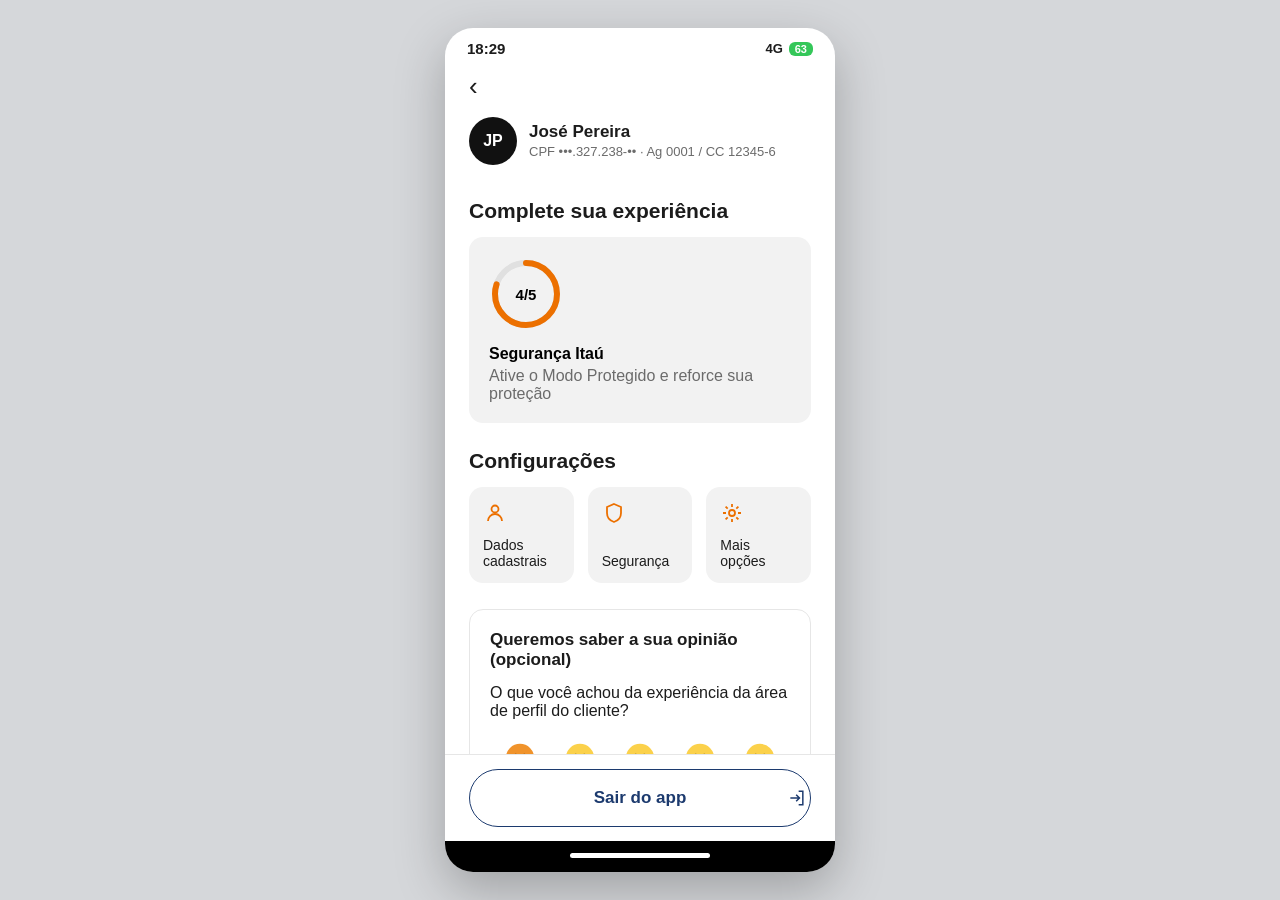
<file: MVP/perfil.html>
<!DOCTYPE html>
<html lang="pt-BR">
<head>
<meta charset="utf-8" />
<meta name="viewport" content="width=device-width, initial-scale=1, viewport-fit=cover" />
<title>itaú · Perfil do cliente</title>
<link rel="stylesheet" href="styles.css" />
</head>
<body>
<div class="phone">
  <div class="status">
    <span data-relogio>15:00</span>
    <span class="direita">4G <span class="bateria">63</span></span>
  </div>

  <div class="conteudo">
    <div class="topo"><button class="voltar" data-voltar aria-label="Voltar">‹</button></div>

    <div class="perfil-topo" style="padding-top:0">
      <div class="avatar">JP</div>
      <div class="nomes">
        <strong>José Pereira</strong>
        <span>CPF •••.327.238-•• · Ag 0001 / CC 12345-6</span>
      </div>
    </div>

    <p class="secao-titulo" style="margin-top:12px">Complete sua experiência</p>

    <button class="caixa" data-ir="seguranca.html" style="display:block;width:100%;text-align:left;border:none;font-family:inherit;cursor:pointer">
      <div class="anel" style="margin-bottom:14px">
        <svg width="74" height="74" viewBox="0 0 74 74">
          <circle cx="37" cy="37" r="31" fill="none" stroke="#e0e0e0" stroke-width="6" />
          <circle cx="37" cy="37" r="31" fill="none" stroke="#ec7000" stroke-width="6" stroke-linecap="round"
                  stroke-dasharray="155.8 194.8" transform="rotate(-90 37 37)" />
        </svg>
        <span>4/5</span>
      </div>
      <strong style="display:block;font-size:16px;margin-bottom:4px">Segurança Itaú</strong>
      <span style="color:var(--cinza);font-size:16px">Ative o Modo Protegido e reforce sua proteção</span>
    </button>

    <p class="secao-titulo">Configurações</p>

    <div class="blocos tres" style="margin-top:0">
      <button class="bloco" style="background:var(--cinza-fundo)" onclick="alert('Dados cadastrais indisponível no protótipo.')">
        <span class="icone-laranja"><svg width="24" height="24" viewBox="0 0 24 24" fill="none" stroke="currentColor" stroke-width="1.8"><circle cx="12" cy="8" r="3.5"/><path d="M5 20a7 7 0 0 1 14 0"/></svg></span>
        <span>Dados cadastrais</span>
      </button>
      <button class="bloco" style="background:var(--cinza-fundo)" data-ir="seguranca.html">
        <span class="icone-laranja"><svg width="24" height="24" viewBox="0 0 24 24" fill="none" stroke="currentColor" stroke-width="1.8"><path d="M12 3l7 3v6c0 4.2-2.9 7.7-7 9-4.1-1.3-7-4.8-7-9V6l7-3z"/></svg></span>
        <span>Segurança</span>
      </button>
      <button class="bloco" style="background:var(--cinza-fundo)" onclick="alert('Mais opções indisponível no protótipo.')">
        <span class="icone-laranja"><svg width="24" height="24" viewBox="0 0 24 24" fill="none" stroke="currentColor" stroke-width="1.8"><circle cx="12" cy="12" r="3"/><path d="M12 3v3M12 18v3M3 12h3M18 12h3M5.6 5.6l2.1 2.1M16.3 16.3l2.1 2.1M18.4 5.6l-2.1 2.1M7.7 16.3l-2.1 2.1"/></svg></span>
        <span>Mais opções</span>
      </button>
    </div>

    <div class="caixa contorno" style="margin-top:26px">
      <strong style="display:block;font-size:17px;margin-bottom:14px">Queremos saber a sua opinião (opcional)</strong>
      <p style="margin:0;font-size:16px">O que você achou da experiência da área de perfil do cliente?</p>

      <div class="notas" id="notas"></div>

      <input class="comentario" id="comentario" maxlength="140" placeholder="Quer fazer um comentário? (opcional)" />
      <div class="contador"><span id="contador">0</span>/140</div>

      <button class="botao desabilitado" id="enviar" disabled style="margin-top:18px;border-radius:10px">Enviar avaliação</button>
    </div>

    <p class="rodape">
      Itaú Unibanco Holding S.A., CNPJ 60.872.504/0001-23. Praça Alfredo Egydio de Souza Aranha, 100. Torre Olavo
      Setubal, Parque Jabaquara. CEP 04344-902 - São Paulo - Brasil<br /><br />
      Mais informações na aba de Ajuda ou www.itau.com.br<br /><br />
      7.150.1
    </p>
  </div>

  <div class="barra-fixa">
    <button class="botao secundario" id="sair">
      Sair do app
      <svg width="20" height="20" viewBox="0 0 24 24" fill="none" stroke="currentColor" stroke-width="1.8" style="position:absolute;right:28px"><path d="M14 4h5v16h-5M11 8l4 4-4 4M15 12H4"/></svg>
    </button>
  </div>

  <div class="barra-nav"><span class="traço"></span></div>
</div>

<script src="app.js"></script>
<script>
  const rostos = [
    { nome: "muito ruim", cor: "#f0932b", boca: "M9 17c1.6-1.6 4.4-1.6 6 0", sobrancelha: true },
    { nome: "ruim", cor: "#fbd14b", boca: "M9.5 16.8c1.4-1.2 3.6-1.2 5 0", lagrima: true },
    { nome: "regular", cor: "#fbd14b", boca: "M9 16.5h6" },
    { nome: "boa", cor: "#fbd14b", boca: "M9 15.5c1.5 1.6 4.5 1.6 6 0" },
    { nome: "muito boa", cor: "#fbd14b", boca: "M9 15c1.6 2.6 4.4 2.6 6 0z", preenchida: true },
  ];

  const notas = document.getElementById("notas");
  notas.innerHTML = rostos
    .map(
      (r, i) => `<button class="nota" data-nota="${i}">
        <span class="rosto">
          <svg width="34" height="34" viewBox="0 0 24 24">
            <circle cx="12" cy="12" r="10" fill="${r.cor}" />
            <circle cx="9" cy="10" r="1" fill="#3b2c00" />
            <circle cx="15" cy="10" r="1" fill="#3b2c00" />
            ${r.lagrima ? '<path d="M7.6 11.6c.8 1 .8 2.2-.4 2.2s-1.2-1.2-.4-2.2z" fill="#4aa3e8" />' : ""}
            <path d="${r.boca}" fill="${r.preenchida ? "#a03a2a" : "none"}" stroke="#3b2c00" stroke-width="1.1" stroke-linecap="round" />
          </svg>
        </span>
        ${r.nome}
      </button>`
    )
    .join("");

  const enviar = document.getElementById("enviar");
  let escolhida = null;

  notas.querySelectorAll("[data-nota]").forEach((botao) => {
    botao.addEventListener("click", () => {
      notas.querySelectorAll(".nota").forEach((n) => n.classList.remove("escolhida"));
      botao.classList.add("escolhida");
      escolhida = Number(botao.dataset.nota);
      enviar.disabled = false;
      enviar.classList.remove("desabilitado");
    });
  });

  const comentario = document.getElementById("comentario");
  comentario.addEventListener("input", () => {
    document.getElementById("contador").textContent = comentario.value.length;
  });

  enviar.addEventListener("click", () => {
    enviar.textContent = "Avaliação enviada. Obrigado!";
    enviar.disabled = true;
    enviar.classList.add("desabilitado");
  });

  document.getElementById("sair").addEventListener("click", () => irPara("index.html"));
</script>
</body>
</html>
</file>
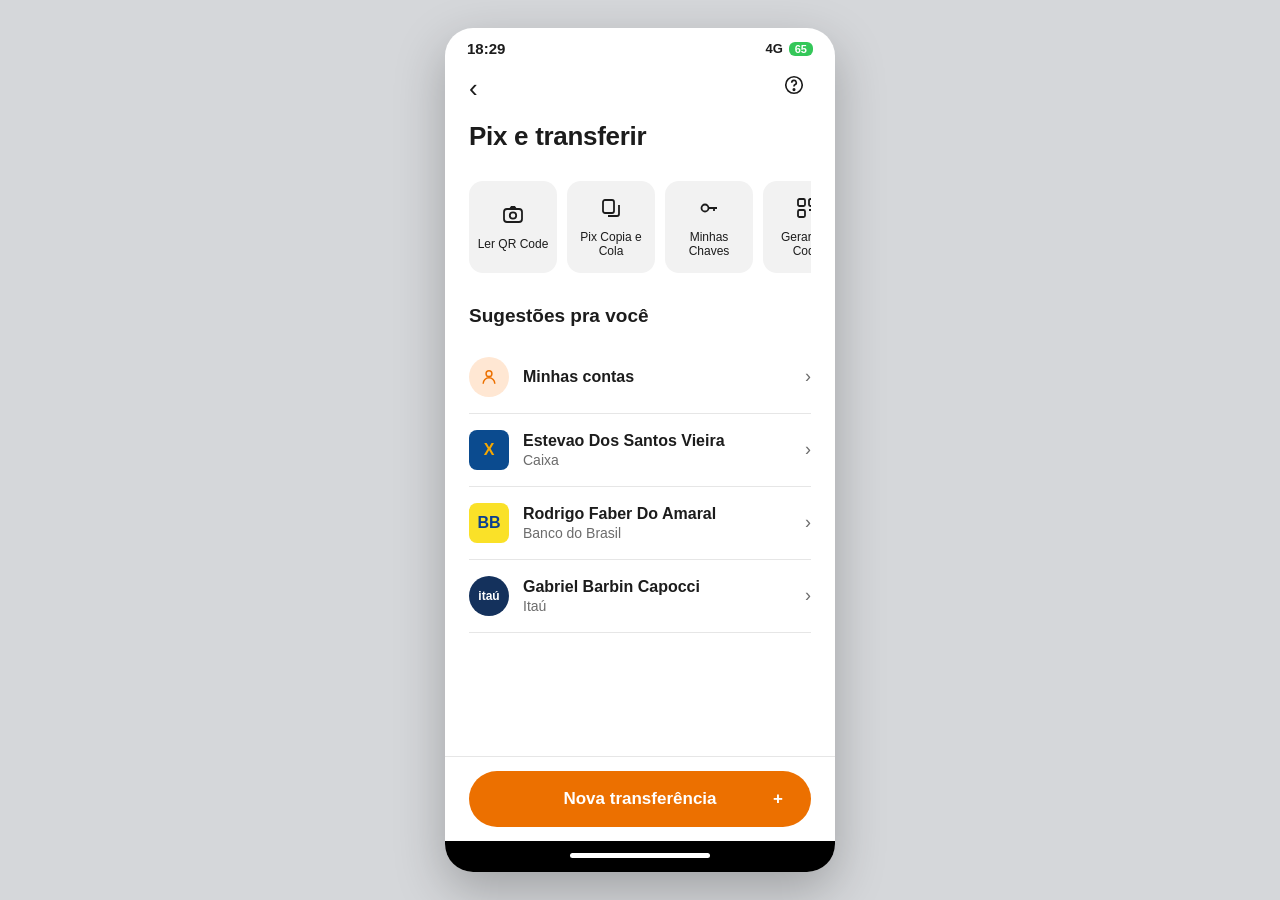
<file: MVP/pix.html>
<!DOCTYPE html>
<html lang="pt-BR">
<head>
<meta charset="utf-8" />
<meta name="viewport" content="width=device-width, initial-scale=1, viewport-fit=cover" />
<title>itaú · Pix e transferir</title>
<link rel="stylesheet" href="styles.css" />
</head>
<body>
<div class="phone">
  <div class="status">
    <span data-relogio>14:47</span>
    <span class="direita">4G <span class="bateria">65</span></span>
  </div>

  <div class="conteudo">
    <div class="topo">
      <button class="voltar" data-voltar aria-label="Voltar">‹</button>
      <button class="olho" onclick="alert('Ajuda indisponível no protótipo.')" aria-label="Ajuda">
        <svg width="22" height="22" viewBox="0 0 24 24" fill="none" stroke="currentColor" stroke-width="1.8"><circle cx="12" cy="12" r="9"/><path d="M9.5 9.5a2.5 2.5 0 1 1 3.4 2.3c-.6.3-.9.8-.9 1.5v.2"/><circle cx="12" cy="17" r=".8" fill="currentColor"/></svg>
      </button>
    </div>

    <h1>Pix e transferir</h1>

    <div class="atalhos" style="gap:10px">
      <button class="atalho" onclick="alert('Leitura de QR Code indisponível no protótipo.')" style="background:var(--cinza-fundo)">
        <svg width="24" height="24" viewBox="0 0 24 24" fill="none" stroke="currentColor" stroke-width="1.8"><rect x="3" y="6" width="18" height="13" rx="3"/><circle cx="12" cy="12.5" r="3.2"/><path d="M9 6l1.5-2h3L15 6"/></svg>
        Ler QR Code
      </button>
      <button class="atalho" onclick="alert('Pix Copia e Cola indisponível no protótipo.')" style="background:var(--cinza-fundo)">
        <svg width="24" height="24" viewBox="0 0 24 24" fill="none" stroke="currentColor" stroke-width="1.8"><rect x="4" y="4" width="11" height="13" rx="2"/><path d="M9 20h9a2 2 0 0 0 2-2V9"/></svg>
        Pix Copia e Cola
      </button>
      <button class="atalho" onclick="alert('Minhas Chaves indisponível no protótipo.')" style="background:var(--cinza-fundo)">
        <svg width="24" height="24" viewBox="0 0 24 24" fill="none" stroke="currentColor" stroke-width="1.8"><circle cx="8" cy="12" r="3.5"/><path d="M11.5 12H20M17 12v3"/></svg>
        Minhas Chaves
      </button>
      <button class="atalho" onclick="alert('Gerar QR Code indisponível no protótipo.')" style="background:var(--cinza-fundo)">
        <svg width="24" height="24" viewBox="0 0 24 24" fill="none" stroke="currentColor" stroke-width="1.8"><rect x="3" y="3" width="7" height="7" rx="1.5"/><rect x="14" y="3" width="7" height="7" rx="1.5"/><rect x="3" y="14" width="7" height="7" rx="1.5"/><path d="M14 14h3v3M20 20v-3"/></svg>
        Gerar QR Code
      </button>
    </div>

    <p class="secao-titulo" style="font-size:19px">Sugestões pra você</p>

    <button class="linha-item" onclick="alert('Minhas contas indisponível no protótipo.')">
      <span class="icone" style="width:40px;height:40px;border-radius:50%;background:#ffe7d3;color:var(--laranja);display:flex;align-items:center;justify-content:center">
        <svg width="20" height="20" viewBox="0 0 24 24" fill="none" stroke="currentColor" stroke-width="1.8"><circle cx="12" cy="8" r="3.5"/><path d="M5 20a7 7 0 0 1 14 0"/></svg>
      </span>
      <span class="conteudo-item"><strong>Minhas contas</strong></span>
      <span class="seta">›</span>
    </button>

    <button class="linha-item" data-contato="Estevao Dos Santos Vieira" data-banco="Caixa Econômica Federal" data-chave="(11) 9 8123-4455" data-cpf="***.774.902-**">
      <span class="icone" style="width:40px;height:40px;border-radius:8px;background:#0b4b8f;color:#f7a800;display:flex;align-items:center;justify-content:center;font-weight:700">X</span>
      <span class="conteudo-item"><strong>Estevao Dos Santos Vieira</strong><span>Caixa</span></span>
      <span class="seta">›</span>
    </button>

    <button class="linha-item" data-contato="Rodrigo Faber Do Amaral" data-banco="Banco do Brasil S.A." data-chave="rodrigo.amaral@email.com" data-cpf="***.118.330-**">
      <span class="icone" style="width:40px;height:40px;border-radius:8px;background:#fae128;color:#0b3f8f;display:flex;align-items:center;justify-content:center;font-weight:700">BB</span>
      <span class="conteudo-item"><strong>Rodrigo Faber Do Amaral</strong><span>Banco do Brasil</span></span>
      <span class="seta">›</span>
    </button>

    <button class="linha-item" data-contato="Gabriel Barbin Capocci" data-banco="Itaú Unibanco S.A." data-chave="(19) 9 9410-2277" data-cpf="***.560.712-**">
      <span class="icone itau" style="width:40px;height:40px;border-radius:50%;background:#14315c;color:#fff;display:flex;align-items:center;justify-content:center;font-size:12px;font-weight:700">itaú</span>
      <span class="conteudo-item"><strong>Gabriel Barbin Capocci</strong><span>Itaú</span></span>
      <span class="seta">›</span>
    </button>

    <div class="espaco"></div>
  </div>

  <div class="barra-fixa">
    <div class="botao-wrap">
      <button class="botao" id="nova">Nova transferência <span class="seta">+</span></button>
    </div>
  </div>

  <div class="barra-nav"><span class="traço"></span></div>
</div>

<script src="app.js"></script>
<script>
  document.getElementById("nova").addEventListener("click", () => {
    limparTransferencia();
    irPara("destinatario.html");
  });

  document.querySelectorAll("[data-contato]").forEach((botao) => {
    botao.addEventListener("click", () => {
      limparTransferencia();
      salvarTransferencia({
        nome: botao.dataset.contato,
        chavePix: botao.dataset.chave,
        cpf: botao.dataset.cpf,
        instituicao: botao.dataset.banco,
      });
      irPara("contato.html");
    });
  });
</script>
</body>
</html>
</file>
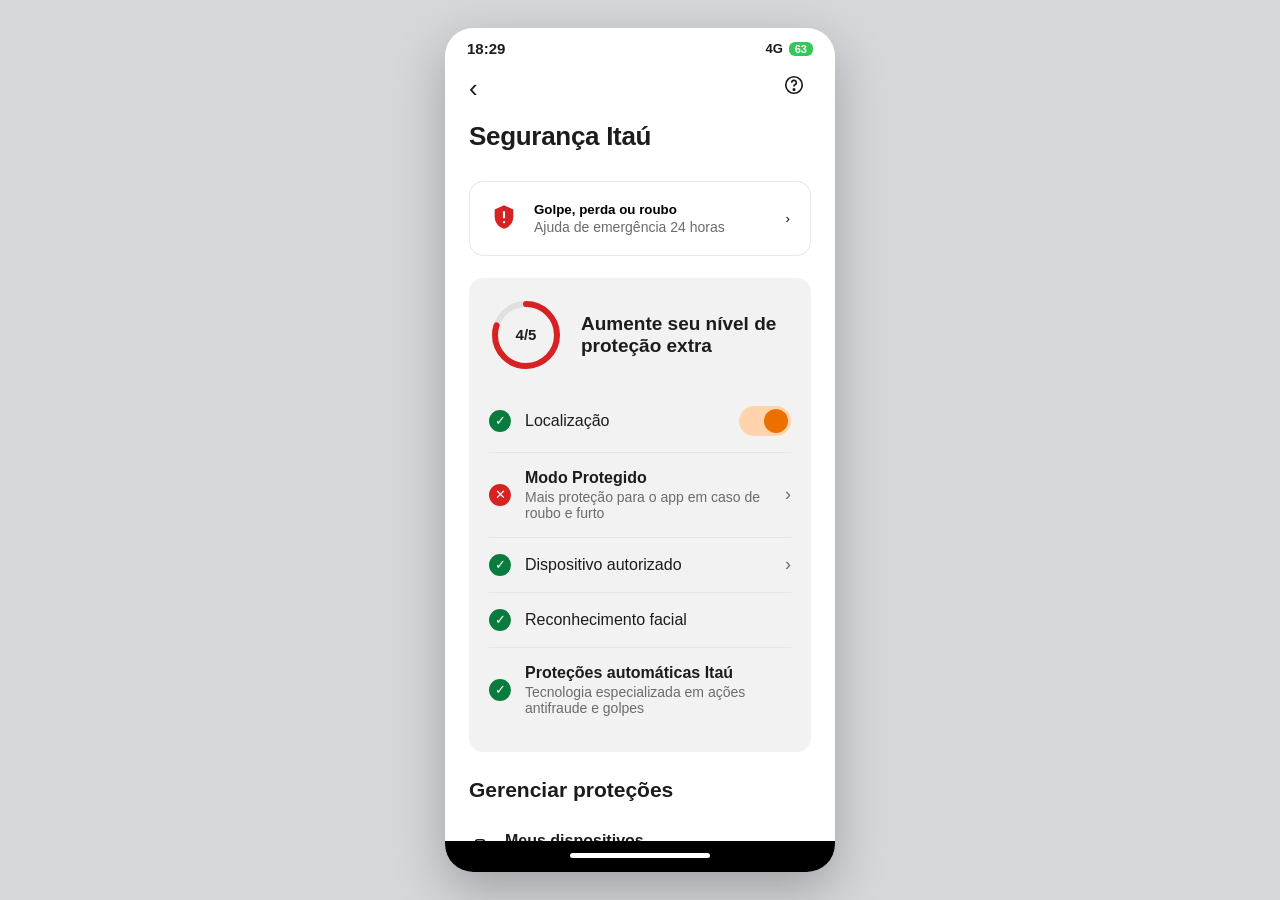
<file: MVP/seguranca.html>
<!DOCTYPE html>
<html lang="pt-BR">
<head>
<meta charset="utf-8" />
<meta name="viewport" content="width=device-width, initial-scale=1, viewport-fit=cover" />
<title>itaú · Segurança Itaú</title>
<link rel="stylesheet" href="styles.css" />
</head>
<body>
<div class="phone">
  <div class="status">
    <span data-relogio>15:00</span>
    <span class="direita">4G <span class="bateria">63</span></span>
  </div>

  <div class="conteudo">
    <div class="topo">
      <button class="voltar" data-voltar aria-label="Voltar">‹</button>
      <button class="olho" onclick="alert('Ajuda indisponível no protótipo.')" aria-label="Ajuda">
        <svg width="22" height="22" viewBox="0 0 24 24" fill="none" stroke="currentColor" stroke-width="1.8"><circle cx="12" cy="12" r="9"/><path d="M9.5 9.5a2.5 2.5 0 1 1 3.4 2.3c-.6.3-.9.8-.9 1.5v.2"/><circle cx="12" cy="17" r=".8" fill="currentColor"/></svg>
      </button>
    </div>

    <h1>Segurança Itaú</h1>

    <button class="caixa contorno" style="display:flex;align-items:center;gap:16px;width:100%;text-align:left;font-family:inherit;cursor:pointer" onclick="alert('Ajuda de emergência indisponível no protótipo.')">
      <span style="color:#d62222">
        <svg width="28" height="28" viewBox="0 0 24 24" fill="currentColor"><path d="M12 2l8 3.5v6C20 17 16.4 20.9 12 22c-4.4-1.1-8-5-8-10.5v-6L12 2z"/><path d="M12 7v6" stroke="#fff" stroke-width="1.8"/><circle cx="12" cy="16.4" r="1" fill="#fff"/></svg>
      </span>
      <span class="conteudo-item"><strong>Golpe, perda ou roubo</strong><span>Ajuda de emergência 24 horas</span></span>
      <span class="seta">›</span>
    </button>

    <div class="caixa" style="margin-top:22px">
      <div class="progresso">
        <div class="anel">
          <svg width="74" height="74" viewBox="0 0 74 74">
            <circle cx="37" cy="37" r="31" fill="none" stroke="#e0e0e0" stroke-width="6" />
            <circle cx="37" cy="37" r="31" fill="none" stroke="#d62222" stroke-width="6" stroke-linecap="round"
                    stroke-dasharray="155.8 194.8" transform="rotate(-90 37 37)" />
          </svg>
          <span>4/5</span>
        </div>
        <strong style="font-size:19px">Aumente seu nível de proteção extra</strong>
      </div>

      <div style="margin-top:18px">
        <div class="linha-item">
          <span class="marca-ok">✓</span>
          <span class="conteudo-item">Localização</span>
          <label class="switch"><input type="checkbox" checked /><span class="trilho"></span></label>
        </div>
        <button class="linha-item" onclick="alert('Modo Protegido indisponível no protótipo.')">
          <span class="marca-erro">✕</span>
          <span class="conteudo-item"><strong>Modo Protegido</strong><span>Mais proteção para o app em caso de roubo e furto</span></span>
          <span class="seta">›</span>
        </button>
        <button class="linha-item" onclick="alert('Dispositivo autorizado indisponível no protótipo.')">
          <span class="marca-ok">✓</span>
          <span class="conteudo-item">Dispositivo autorizado</span>
          <span class="seta">›</span>
        </button>
        <div class="linha-item">
          <span class="marca-ok">✓</span>
          <span class="conteudo-item">Reconhecimento facial</span>
        </div>
        <div class="linha-item">
          <span class="marca-ok">✓</span>
          <span class="conteudo-item"><strong>Proteções automáticas Itaú</strong><span>Tecnologia especializada em ações antifraude e golpes</span></span>
        </div>
      </div>
    </div>

    <p class="secao-titulo">Gerenciar proteções</p>

    <button class="linha-item" onclick="alert('Meus dispositivos indisponível no protótipo.')">
      <span><svg width="22" height="22" viewBox="0 0 24 24" fill="none" stroke="currentColor" stroke-width="1.7"><rect x="7" y="3" width="10" height="18" rx="2.5"/></svg></span>
      <span class="conteudo-item"><strong>Meus dispositivos</strong><span>Consulte e edite seus dispositivos com iToken</span></span>
      <span class="seta">›</span>
    </button>
    <button class="linha-item" onclick="alert('Limites transacionais indisponível no protótipo.')">
      <span><svg width="22" height="22" viewBox="0 0 24 24" fill="none" stroke="currentColor" stroke-width="1.7"><path d="M4 8h14l-3-3M20 16H6l3 3"/></svg></span>
      <span class="conteudo-item"><strong>Limites transacionais</strong><span>Defina limites para proteger suas transações</span></span>
      <span class="seta">›</span>
    </button>
    <button class="linha-item" onclick="alert('Limite do cartão indisponível no protótipo.')">
      <span><svg width="22" height="22" viewBox="0 0 24 24" fill="none" stroke="currentColor" stroke-width="1.7"><rect x="3" y="6" width="18" height="10" rx="2"/><path d="M12 18l2 3h-4l2-3z"/></svg></span>
      <span class="conteudo-item"><strong>Limite do cartão</strong><span>Ajuste o limite disponível para uso nos seus cartões</span></span>
      <span class="seta">›</span>
    </button>

    <p class="secao-titulo">Gerenciar minhas senhas e acessos</p>

    <button class="linha-item" onclick="alert('Acesso com digital indisponível no protótipo.')">
      <span><svg width="22" height="22" viewBox="0 0 24 24" fill="none" stroke="currentColor" stroke-width="1.6"><path d="M5 11a7 7 0 0 1 14 0M8 12a4 4 0 0 1 8 0v4M12 12v6M16 17v2"/></svg></span>
      <span class="conteudo-item"><strong>Acesso com digital</strong></span>
      <span class="seta">›</span>
    </button>
    <button class="linha-item" onclick="alert('iToken indisponível no protótipo.')">
      <span><svg width="22" height="22" viewBox="0 0 24 24" fill="none" stroke="currentColor" stroke-width="1.7"><ellipse cx="12" cy="12" rx="9" ry="6"/><circle cx="12" cy="12" r="2"/></svg></span>
      <span class="conteudo-item"><strong>Acessar código iToken</strong></span>
      <span class="seta">›</span>
    </button>
    <button class="linha-item" onclick="alert('Gerenciar senhas indisponível no protótipo.')">
      <span><svg width="22" height="22" viewBox="0 0 24 24" fill="none" stroke="currentColor" stroke-width="1.7"><rect x="3" y="8" width="18" height="8" rx="2"/><circle cx="8" cy="12" r=".9" fill="currentColor"/><circle cx="12" cy="12" r=".9" fill="currentColor"/><circle cx="16" cy="12" r=".9" fill="currentColor"/></svg></span>
      <span class="conteudo-item"><strong>Gerenciar senhas</strong></span>
      <span class="seta">›</span>
    </button>
    <button class="linha-item" onclick="alert('App Itaú no computador indisponível no protótipo.')">
      <span><svg width="22" height="22" viewBox="0 0 24 24" fill="none" stroke="currentColor" stroke-width="1.7"><rect x="3" y="5" width="18" height="12" rx="2"/><path d="M8 20h8"/></svg></span>
      <span class="conteudo-item"><strong>App Itaú no computador</strong></span>
      <span class="seta">›</span>
    </button>

    <p class="secao-titulo">Proteger meus cartões</p>

    <button class="linha-item" onclick="alert('Segurança do cartão indisponível no protótipo.')">
      <span><svg width="22" height="22" viewBox="0 0 24 24" fill="none" stroke="currentColor" stroke-width="1.7"><path d="M12 3l7 3v6c0 4.2-2.9 7.7-7 9-4.1-1.3-7-4.8-7-9V6l7-3z"/></svg></span>
      <span class="conteudo-item"><strong>Segurança do cartão</strong><span>Gerencie aproximação, bloqueio temporário, compras online e mais</span></span>
      <span style="background:#333;color:#fff;border-radius:6px;padding:4px 8px;font-size:12px">Nova</span>
      <span class="seta">›</span>
    </button>
    <button class="linha-item" onclick="alert('Carteiras digitais indisponível no protótipo.')">
      <span><svg width="22" height="22" viewBox="0 0 24 24" fill="none" stroke="currentColor" stroke-width="1.7" stroke-dasharray="3 2"><rect x="3" y="6" width="18" height="12" rx="2"/></svg></span>
      <span class="conteudo-item"><strong>Carteiras digitais</strong><span>Pague com o cartão no celular: aproximou, validou, pagou</span></span>
      <span class="seta">›</span>
    </button>

    <div style="height:18px"></div>
  </div>

  <div class="barra-nav"><span class="traço"></span></div>
</div>

<script src="app.js"></script>
</body>
</html>
</file>
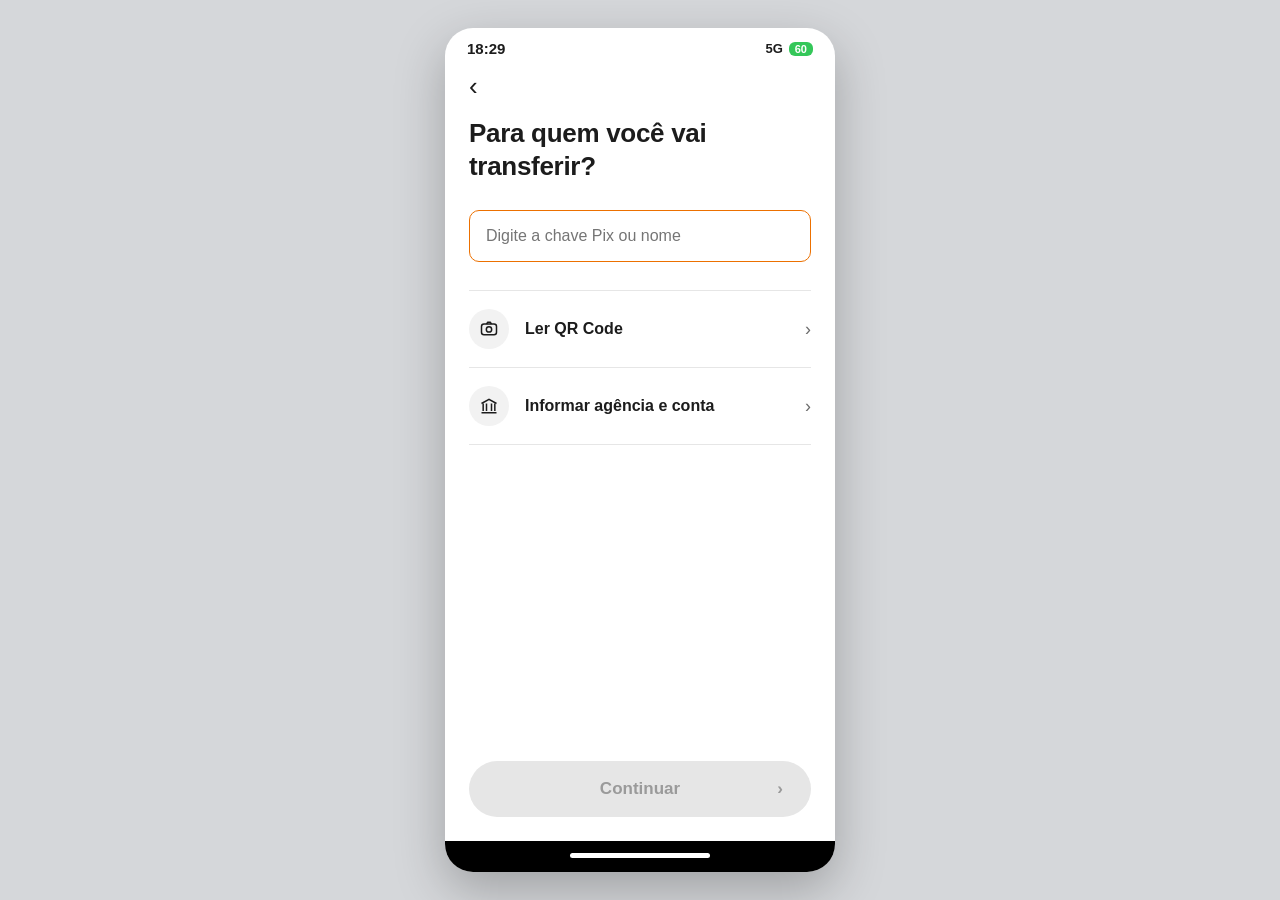
<file: MVP/senha.html>
<!DOCTYPE html>
<html lang="pt-BR">
<head>
<meta charset="utf-8" />
<meta name="viewport" content="width=device-width, initial-scale=1, viewport-fit=cover" />
<title>Pix · Senha de transação</title>
<link rel="stylesheet" href="styles.css" />
</head>
<body>
<div class="phone">
  <div class="status">
    <span data-relogio>13:40</span>
    <span class="direita">5G <span class="bateria">61</span></span>
  </div>

  <div class="conteudo" style="text-align:center">
    <div style="font-size:44px;margin:28px 0 18px"><svg width="54" height="54" viewBox="0 0 24 24" fill="none" stroke="#ec7000" stroke-width="1.6"><rect x="4" y="10" width="16" height="11" rx="3" fill="#ec7000" stroke="none"/><path d="M8 10V7a4 4 0 0 1 8 0v3" stroke="#1c1c1c"/><circle cx="12" cy="15.5" r="1.6" fill="#fff" stroke="none"/></svg></div>
    <h1 style="margin-bottom:10px">Digite a senha de transação</h1>
    <p style="color:var(--cinza);font-size:15px;margin:0 22px">
      É usada para autorizar operações no app e realizar compras com seu cartão de débito
    </p>

    <div class="pontos" id="pontos">
      <span class="ponto"></span><span class="ponto"></span><span class="ponto"></span>
      <span class="ponto"></span><span class="ponto"></span><span class="ponto"></span>
    </div>

    <button class="link" onclick="alert('Recuperação de senha indisponível no protótipo.')">Esqueci minha senha</button>

    <div class="espaco"></div>

    <button class="botao desabilitado" id="continuar" disabled>Continuar</button>
  </div>

  <div class="teclado" id="teclado"></div>
</div>

<script src="app.js"></script>
<script>
  const dados = lerTransferencia();
  if (!dados.nome || !dados.valor) irPara("destinatario.html");

  let senha = "";
  const pontos = [...document.querySelectorAll("#pontos .ponto")];
  const continuar = document.getElementById("continuar");

  function atualizar() {
    pontos.forEach((p, i) => p.classList.toggle("cheio", i < senha.length));
    const completo = senha.length === 6;
    continuar.disabled = !completo;
    continuar.classList.toggle("desabilitado", !completo);
  }

  montarTeclado(document.getElementById("teclado"), (tecla) => {
    if (tecla === "apagar") senha = senha.slice(0, -1);
    else if (senha.length < 6) senha += tecla;
    atualizar();
    if (senha.length === 6) setTimeout(() => irPara("comprovante.html"), 250);
  });

  continuar.addEventListener("click", () => irPara("comprovante.html"));
  atualizar();
</script>
</body>
</html>
</file>
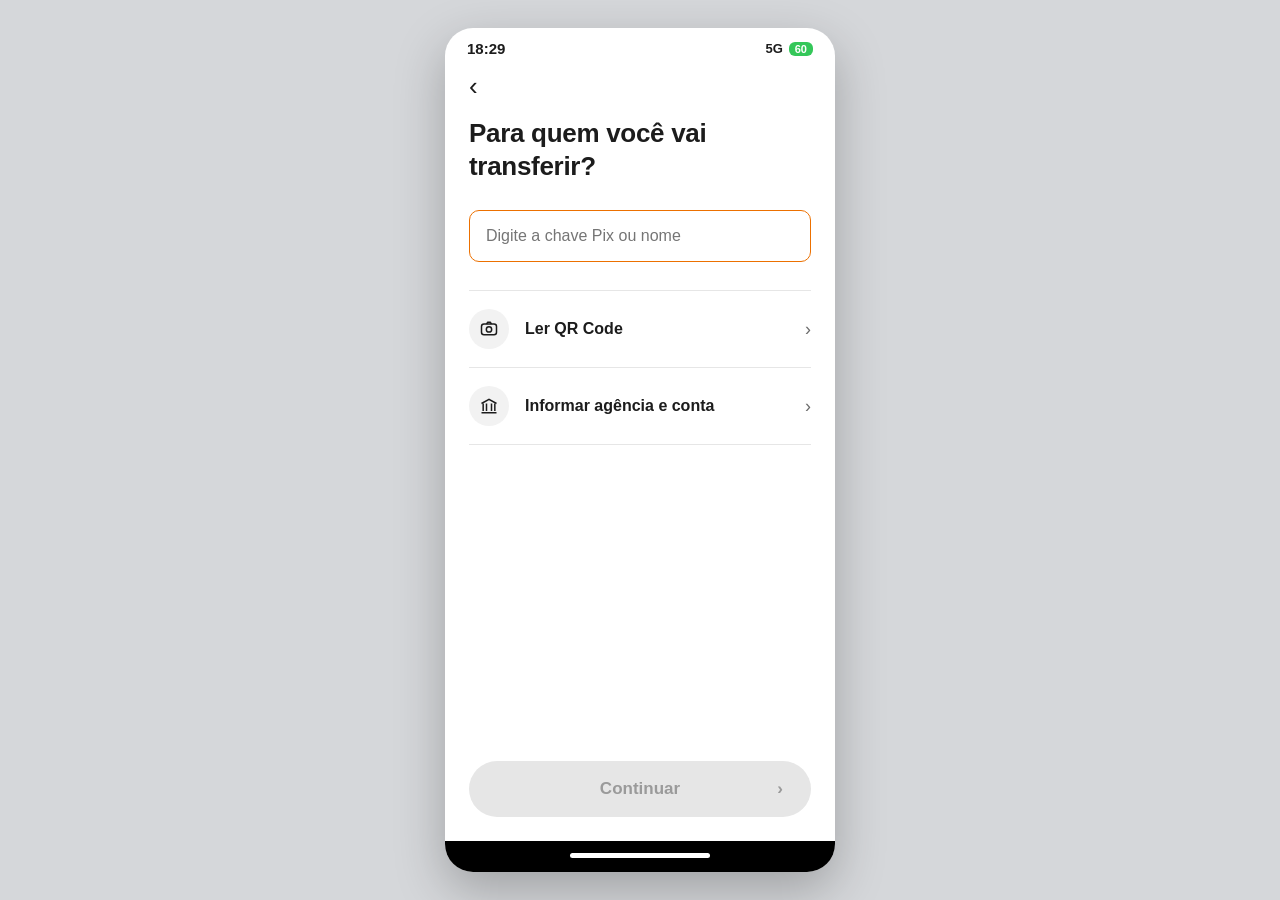
<file: MVP/valor.html>
<!DOCTYPE html>
<html lang="pt-BR">
<head>
<meta charset="utf-8" />
<meta name="viewport" content="width=device-width, initial-scale=1, viewport-fit=cover" />
<title>Pix · Quanto vai transferir?</title>
<link rel="stylesheet" href="styles.css" />
</head>
<body>
<div class="phone">
  <div class="status">
    <span data-relogio>13:40</span>
    <span class="direita">5G <span class="bateria">60</span></span>
  </div>

  <div class="conteudo">
    <div class="topo"><button class="voltar" data-voltar aria-label="Voltar">‹</button></div>

    <h1 id="titulo">Quanto vai transferir?</h1>

    <p class="rotulo">Valor</p>
    <div class="valor-campo">
      <span class="moeda">R$</span>
      <span class="numero" id="valor">0,00</span>
    </div>

    <div class="saldo">
      <span>Saldo em conta: R$ <span id="saldo">••••</span></span>
      <button class="olho" id="alternar-saldo" aria-label="Mostrar saldo"><svg width="20" height="20" viewBox="0 0 24 24" fill="none" stroke="currentColor" stroke-width="1.8"><path d="M2 12s3.6-6 10-6 10 6 10 6-3.6 6-10 6-10-6-10-6z"/><circle cx="12" cy="12" r="2.6"/></svg></button>
    </div>

    <div class="espaco"></div>

    <div class="botao-wrap">
      <button class="botao desabilitado" id="continuar" disabled>Continuar <span class="seta">›</span></button>
    </div>
  </div>

  <div class="teclado" id="teclado"></div>
</div>

<script src="app.js"></script>
<script>
  const dados = lerTransferencia();
  if (!dados.nome) irPara("destinatario.html");
  document.getElementById("titulo").textContent = `Quanto vai transferir para ${dados.nome}?`;

  const SALDO = 12045;
  let centavos = 0;
  const alvoValor = document.getElementById("valor");
  const continuar = document.getElementById("continuar");

  function atualizar() {
    alvoValor.textContent = formatarMoeda(centavos);
    const valido = centavos > 0;
    continuar.disabled = !valido;
    continuar.classList.toggle("desabilitado", !valido);
  }

  montarTeclado(document.getElementById("teclado"), (tecla) => {
    if (tecla === "apagar") centavos = Math.floor(centavos / 10);
    else if (centavos < 100000000) centavos = centavos * 10 + Number(tecla);
    atualizar();
  });

  let visivel = false;
  document.getElementById("alternar-saldo").addEventListener("click", () => {
    visivel = !visivel;
    document.getElementById("saldo").textContent = visivel ? formatarMoeda(SALDO) : "••••";
  });

  continuar.addEventListener("click", () => {
    salvarTransferencia({ valor: centavos });
    irPara("conta.html");
  });

  atualizar();
</script>
</body>
</html>
</file>
<file: MVP/styles.css>
:root {
  --laranja: #ec7000;
  --laranja-escuro: #d96500;
  --azul: #1c3a6e;
  --texto: #1c1c1c;
  --cinza: #6b6b6b;
  --cinza-claro: #e6e6e6;
  --cinza-fundo: #f2f2f2;
}

* { box-sizing: border-box; -webkit-tap-highlight-color: transparent; }

html, body {
  margin: 0;
  padding: 0;
  height: 100%;
  font-family: "Inter", -apple-system, BlinkMacSystemFont, "Segoe UI", Roboto, Helvetica, Arial, sans-serif;
  color: var(--texto);
  background: #d5d7da;
}

body {
  display: flex;
  align-items: center;
  justify-content: center;
}

.phone {
  position: relative;
  width: 390px;
  height: 844px;
  max-height: 100vh;
  background: #fff;
  overflow: hidden;
  display: flex;
  flex-direction: column;
  border-radius: 28px;
  box-shadow: 0 18px 50px rgba(0, 0, 0, 0.25);
}

@media (max-width: 430px) {
  body { background: #fff; }
  .phone { width: 100%; height: 100dvh; border-radius: 0; box-shadow: none; }
}

/* status bar */
.status {
  display: flex;
  align-items: center;
  justify-content: space-between;
  padding: 12px 22px 2px;
  font-size: 15px;
  font-weight: 600;
  flex: 0 0 auto;
}
.status .direita { display: flex; align-items: center; gap: 6px; font-size: 13px; }
.bateria {
  background: #34c759;
  color: #fff;
  border-radius: 6px;
  padding: 1px 6px;
  font-size: 11px;
  font-weight: 700;
}

.conteudo {
  flex: 1 1 auto;
  overflow-y: auto;
  padding: 8px 24px 24px;
  display: flex;
  flex-direction: column;
}

.topo {
  display: flex;
  align-items: center;
  justify-content: space-between;
  padding: 6px 0 18px;
}

.voltar {
  border: none;
  background: none;
  padding: 0;
  font-size: 26px;
  line-height: 1;
  color: var(--texto);
  cursor: pointer;
}

.olho { border: none; background: none; cursor: pointer; font-size: 20px; color: var(--texto); }

h1 {
  font-size: 26px;
  line-height: 1.25;
  font-weight: 700;
  margin: 0 0 28px;
  letter-spacing: -0.3px;
}

.rotulo { font-size: 15px; color: var(--cinza); margin-bottom: 4px; }

.campo {
  width: 100%;
  border: 1px solid var(--cinza-claro);
  background: var(--cinza-fundo);
  border-radius: 10px;
  padding: 16px;
  font-size: 16px;
  font-family: inherit;
  outline: none;
}
.campo:focus { border-color: var(--laranja); background: #fff; }

.lista-item {
  display: flex;
  align-items: center;
  gap: 16px;
  padding: 18px 0;
  background: none;
  border: none;
  border-bottom: 1px solid var(--cinza-claro);
  width: 100%;
  text-align: left;
  font-family: inherit;
  font-size: 16px;
  color: var(--texto);
  cursor: pointer;
}
.lista-item:first-of-type { border-top: 1px solid var(--cinza-claro); }
.lista-item .icone {
  width: 40px; height: 40px; border-radius: 50%;
  background: var(--cinza-fundo);
  display: flex; align-items: center; justify-content: center;
  font-size: 18px; flex: 0 0 auto;
}
.lista-item .icone.itau { background: #14315c; color: #fff; font-size: 12px; font-weight: 700; }
.lista-item .texto { flex: 1 1 auto; }
.lista-item .texto strong { display: block; font-weight: 600; font-size: 16px; }
.lista-item .texto span { display: block; font-size: 14px; color: var(--cinza); margin-top: 2px; }
.lista-item .seta { color: var(--cinza); font-size: 18px; }

.dado { padding: 16px 0; border-bottom: 1px solid var(--cinza-claro); }
.dado dt { font-size: 15px; font-weight: 700; margin: 0 0 4px; }
.dado dd { margin: 0; font-size: 16px; color: #333; }

.linha-toggle {
  display: flex; align-items: center; justify-content: space-between;
  padding: 20px 0;
}

.switch { position: relative; width: 52px; height: 30px; flex: 0 0 auto; }
.switch input { opacity: 0; width: 0; height: 0; }
.switch .trilho {
  position: absolute; inset: 0; background: var(--cinza-claro);
  border-radius: 999px; transition: background .2s; cursor: pointer;
}
.switch .trilho::after {
  content: ""; position: absolute; top: 3px; left: 3px;
  width: 24px; height: 24px; border-radius: 50%; background: #1c1c1c;
  transition: transform .2s;
}
.switch input:checked + .trilho { background: #ffd3ab; }
.switch input:checked + .trilho::after { transform: translateX(22px); background: var(--laranja); }

.espaco { flex: 1 1 auto; }

.botao {
  width: 100%;
  border: none;
  border-radius: 999px;
  background: var(--laranja);
  color: #fff;
  font-size: 17px;
  font-weight: 700;
  font-family: inherit;
  padding: 18px 24px;
  display: flex;
  align-items: center;
  justify-content: center;
  gap: 8px;
  cursor: pointer;
}
.botao:active { background: var(--laranja-escuro); }
.botao .seta { position: absolute; right: 28px; }
.botao-wrap { position: relative; display: flex; }
.botao:disabled, .botao.desabilitado {
  background: var(--cinza-claro);
  color: #9a9a9a;
  cursor: not-allowed;
}
.botao.secundario {
  background: #fff;
  color: var(--azul);
  border: 1.5px solid var(--azul);
}

.valor-campo {
  display: flex; align-items: baseline; gap: 8px;
  border-bottom: 2px solid var(--laranja);
  padding-bottom: 10px;
}
.valor-campo .moeda { font-size: 22px; }
.valor-campo .numero { font-size: 26px; font-weight: 500; }

.saldo { display: flex; align-items: center; justify-content: space-between; margin-top: 16px; font-size: 15px; }

.pontos { display: flex; align-items: center; justify-content: center; gap: 18px; margin: 42px 0; }
.ponto { width: 16px; height: 16px; border-radius: 50%; border: 1.5px solid #9a9a9a; }
.ponto.cheio { background: var(--laranja); border-color: var(--laranja); }

.link {
  display: block; text-align: center; color: var(--azul);
  font-weight: 600; text-decoration: underline; margin: 12px 0 28px;
  background: none; border: none; font-family: inherit; font-size: 16px; cursor: pointer; width: 100%;
}

.teclado {
  display: grid; grid-template-columns: repeat(3, 1fr);
  gap: 8px; background: #d1d3d9; padding: 8px 6px 20px;
  flex: 0 0 auto;
}
.tecla {
  background: #fff; border: none; border-radius: 6px;
  padding: 10px 0 6px; font-size: 24px; font-family: inherit;
  cursor: pointer; box-shadow: 0 1px 0 rgba(0,0,0,.3);
}
.tecla small { display: block; font-size: 10px; letter-spacing: 2px; color: #333; }
.tecla.vazia { background: transparent; box-shadow: none; cursor: default; }
.tecla:active { background: #e3e3e3; }

.cards { display: flex; gap: 12px; margin-bottom: 28px; }
.card {
  flex: 1 1 0; background: var(--cinza-fundo); border: none; border-radius: 12px;
  padding: 16px 12px; text-align: left; font-family: inherit; cursor: pointer;
  display: flex; flex-direction: column; gap: 10px; min-height: 108px;
}
.card .simbolo { font-size: 20px; color: var(--laranja); }
.card .titulo { font-size: 14px; color: var(--cinza); }
.card .valor { font-size: 15px; font-weight: 700; }

.resumo { display: flex; align-items: center; justify-content: space-between; padding: 18px 0; border-bottom: 1px solid var(--cinza-claro); }
.resumo .chave { font-size: 15px; color: var(--cinza); }
.resumo .conteudo-valor { font-size: 16px; font-weight: 600; display: flex; align-items: center; gap: 8px; }

/* bottom sheet */
.overlay {
  position: absolute; inset: 0; background: rgba(0, 0, 0, 0.45);
  display: none; align-items: flex-end; z-index: 10;
}
.overlay.aberto { display: flex; }
.sheet {
  background: #fff; width: 100%; border-radius: 18px 18px 0 0;
  padding: 26px 24px 32px; animation: sobe .25s ease-out;
}
@keyframes sobe { from { transform: translateY(100%); } to { transform: translateY(0); } }
.sheet-topo { display: flex; align-items: flex-start; justify-content: space-between; }
.sheet h2 { font-size: 20px; margin: 0 0 16px; }
.sheet p { font-size: 16px; line-height: 1.5; margin: 0 0 26px; }
.sheet .fechar { border: none; background: none; font-size: 22px; cursor: pointer; line-height: 1; }
.sheet .botao + .botao { margin-top: 12px; }

.barra-nav {
  flex: 0 0 auto; background: #000; display: flex; align-items: center;
  justify-content: center; padding: 12px 0 14px;
}
.barra-nav .traço { width: 140px; height: 5px; border-radius: 3px; background: #fff; }

.sucesso { text-align: center; padding-top: 24px; }
.sucesso .circulo {
  width: 78px; height: 78px; border-radius: 50%; background: var(--laranja);
  color: #fff; font-size: 38px; display: flex; align-items: center; justify-content: center;
  margin: 0 auto 22px;
}
.sucesso h1 { margin-bottom: 8px; }
.sucesso .subtitulo { color: var(--cinza); font-size: 15px; margin-bottom: 26px; }

/* ---------- loading ---------- */
.carregando {
  position: absolute; inset: 0; background: rgba(255, 255, 255, 0.85);
  display: flex; align-items: center; justify-content: center;
  opacity: 0; transition: opacity .15s ease-in; z-index: 40; pointer-events: none;
}
.carregando.visivel { opacity: 1; pointer-events: all; }
.giro {
  width: 54px; height: 54px; border-radius: 50%;
  border: 5px solid #ffe7d3; border-top-color: var(--laranja);
  animation: girar .8s linear infinite;
}
@keyframes girar { to { transform: rotate(360deg); } }

/* ---------- splash ---------- */
.phone.splash { background: #4a1d02; }
.splash .conteudo { align-items: center; justify-content: center; }
.splash .status { color: #fff; }
.marca {
  width: 92px; height: 92px; border-radius: 22px; background: #0a1f45;
  display: flex; align-items: center; justify-content: center;
  color: #6c7a94; font-size: 26px; font-weight: 700; letter-spacing: -1px;
}

/* ---------- acessar ---------- */
.fundo-cinza { background: #f2f2f2; }
.perfil-topo { display: flex; align-items: center; gap: 12px; padding: 14px 0 22px; }
.avatar {
  width: 48px; height: 48px; border-radius: 50%; background: #111;
  color: #fff; display: flex; align-items: center; justify-content: center;
  font-weight: 700; flex: 0 0 auto; cursor: pointer;
}
.avatar.pequeno { width: 38px; height: 38px; font-size: 13px; background: #fff; color: #333; }
.perfil-topo .nomes { flex: 1 1 auto; }
.perfil-topo .nomes strong { display: block; font-size: 17px; }
.perfil-topo .nomes span { font-size: 13px; color: var(--cinza); }
.botao-contorno {
  border: 1.5px solid var(--azul); color: var(--azul); background: #fff;
  border-radius: 999px; padding: 10px 16px; font-family: inherit; font-weight: 700;
  font-size: 14px; cursor: pointer;
}

.blocos { display: grid; grid-template-columns: 1fr 1fr; gap: 14px; }
.bloco {
  background: #fff; border: none; border-radius: 14px; padding: 18px;
  min-height: 118px; display: flex; flex-direction: column; justify-content: space-between;
  font-family: inherit; font-size: 16px; text-align: left; cursor: pointer; color: var(--texto);
}
.bloco.largo { grid-column: 1 / -1; min-height: 140px; }
.bloco .icone-laranja { color: var(--laranja); }
.blocos.tres { grid-template-columns: repeat(3, 1fr); margin-top: 14px; }
.blocos.tres .bloco { min-height: 96px; font-size: 14px; padding: 14px; }

/* ---------- home ---------- */
.cabecalho-laranja {
  background: var(--laranja); color: #fff; display: flex; align-items: center;
  gap: 12px; padding: 6px 18px 18px;
}
.cabecalho-laranja .nivel {
  background: rgba(255,255,255,.2); border-radius: 999px; padding: 6px 12px;
  font-size: 13px; font-weight: 600; display: flex; align-items: center; gap: 6px;
}
.cabecalho-laranja .acoes { margin-left: auto; display: flex; gap: 16px; }
.cabecalho-laranja button { background: none; border: none; color: #fff; cursor: pointer; padding: 0; }

.painel {
  background: #f2f2f2; border-radius: 16px 16px 0 0; margin-top: -10px;
  padding: 18px; flex: 1 1 auto; overflow-y: auto;
}
.painel h2 { font-size: 20px; margin: 0 0 16px; display: flex; justify-content: space-between; align-items: center; }

.atalhos { display: flex; gap: 12px; overflow-x: auto; padding-bottom: 6px; }
.atalho {
  background: #fff; border: none; border-radius: 14px; min-width: 88px; height: 92px;
  display: flex; flex-direction: column; align-items: center; justify-content: center; gap: 10px;
  font-family: inherit; font-size: 12px; cursor: pointer; color: var(--texto); padding: 8px;
  text-align: center;
}

.cartao {
  background: #fff; border-radius: 14px; padding: 18px; margin-top: 16px;
}
.cartao .linha { display: flex; align-items: center; justify-content: space-between; }
.cartao .rotulo-pequeno { font-size: 14px; color: var(--cinza); margin-top: 14px; }
.cartao .saldo-valor { font-size: 24px; font-weight: 600; }
.cartao hr { border: none; border-top: 1px solid var(--cinza-claro); margin: 16px 0; }

.tab-bar {
  flex: 0 0 auto; background: #fff; border-top: 1px solid var(--cinza-claro);
  display: flex; align-items: stretch;
}
.tab-bar button {
  flex: 1 1 0; background: none; border: none; font-family: inherit; font-size: 11px;
  color: #333; display: flex; flex-direction: column; align-items: center; gap: 6px;
  padding: 10px 0; cursor: pointer;
}
.tab-bar button.ativo { background: #14315c; color: #fff; }

/* ---------- perfil / segurança ---------- */
.secao-titulo { font-size: 21px; font-weight: 700; margin: 26px 0 14px; }
.caixa { background: var(--cinza-fundo); border-radius: 14px; padding: 20px; }
.caixa.contorno { background: #fff; border: 1px solid var(--cinza-claro); }
.progresso { display: flex; align-items: center; gap: 18px; }
.anel { position: relative; width: 74px; height: 74px; flex: 0 0 auto; }
.anel span {
  position: absolute; inset: 0; display: flex; align-items: center; justify-content: center;
  font-size: 15px; font-weight: 600;
}

.linha-item {
  display: flex; align-items: center; gap: 14px; padding: 16px 0;
  border-bottom: 1px solid var(--cinza-claro); width: 100%;
  background: none; border-left: none; border-right: none; border-top: none;
  font-family: inherit; text-align: left; cursor: pointer; color: var(--texto); font-size: 16px;
}
.linha-item:last-child { border-bottom: none; }
.linha-item .seta { color: var(--cinza); font-size: 18px; }
.linha-item svg { flex: 0 0 auto; }
.conteudo-item { flex: 1 1 auto; }
.conteudo-item strong { display: block; font-weight: 600; }
.conteudo-item > span { display: block; font-size: 14px; color: var(--cinza); margin-top: 2px; }
.marca-ok { width: 22px; height: 22px; border-radius: 50%; background: #0a7b3e; color: #fff; display: flex; align-items: center; justify-content: center; font-size: 13px; flex: 0 0 auto; }
.marca-erro { width: 22px; height: 22px; border-radius: 50%; background: #d62222; color: #fff; display: flex; align-items: center; justify-content: center; font-size: 13px; flex: 0 0 auto; }

.notas { display: flex; justify-content: space-between; margin: 20px 0 8px; }
.nota {
  background: none; border: none; font-family: inherit; font-size: 12px; cursor: pointer;
  display: flex; flex-direction: column; align-items: center; gap: 6px; width: 62px; color: var(--texto);
}
.nota .rosto { font-size: 26px; line-height: 1; display: block; transition: transform .15s ease; }
.nota.escolhida { font-weight: 700; }
.nota.escolhida .rosto { transform: scale(1.18); }

.comentario { width: 100%; border: none; border-bottom: 1px solid var(--cinza-claro); padding: 14px 0; font-family: inherit; font-size: 15px; outline: none; }
.contador { text-align: right; font-size: 13px; color: var(--cinza); margin-top: 6px; }

.rodape { font-size: 13px; color: #555; line-height: 1.5; margin: 26px 0; }

.barra-fixa {
  flex: 0 0 auto; border-top: 1px solid var(--cinza-claro); padding: 14px 24px;
  background: #fff;
}

/* ---------- chatbot espera.ai ---------- */
.chat-topo {
  display: flex; align-items: center; justify-content: space-between;
  padding: 10px 22px 6px; flex: 0 0 auto;
}
.ia-marca { display: flex; align-items: center; gap: 6px; font-size: 17px; color: var(--laranja); }
.ia-marca strong { color: var(--laranja); font-weight: 700; }
.chat-acoes { display: flex; align-items: center; gap: 8px; }
.chat-topo .fechar {
  border: none; background: var(--cinza-fundo); border-radius: 50%; width: 32px; height: 32px;
  font-size: 15px; cursor: pointer; color: #333;
}

.conteudo.chat { padding: 10px 22px 8px; gap: 18px; }

.msg-bot { max-width: 100%; }
.msg-bot .faisca { display: block; margin-bottom: 8px; }
.msg-bot > strong { display: block; font-size: 17px; margin-bottom: 6px; }
.msg-bot p { margin: 0; font-size: 15px; line-height: 1.55; color: #444; }
.msg-bot.digitando { display: flex; gap: 6px; align-items: center; padding: 6px 0; }
.msg-bot.digitando .ponto {
  width: 8px; height: 8px; border-radius: 50%; background: #d9a06a;
  animation: pulsar 1s infinite ease-in-out;
}
.msg-bot.digitando .ponto:nth-child(2) { animation-delay: .15s; }
.msg-bot.digitando .ponto:nth-child(3) { animation-delay: .3s; }
@keyframes pulsar { 0%, 100% { opacity: .3; } 50% { opacity: 1; } }

.msg-usuario { display: flex; flex-direction: column; align-items: flex-end; gap: 4px; }
.msg-usuario .bolha {
  background: var(--cinza-fundo); border: 1px solid #e3e3e3; border-radius: 16px;
  padding: 12px 16px; font-size: 15px; max-width: 80%;
}
.msg-usuario .hora { font-size: 12px; color: var(--cinza); }
.msg-usuario .checks { color: #34a4e0; }

.chat-opcoes { flex: 0 0 auto; display: flex; flex-direction: column; gap: 8px; padding: 4px 22px 10px; }
.chip {
  border: 1px solid var(--laranja); background: #fff; color: var(--laranja);
  border-radius: 24px; padding: 12px 18px; font-family: inherit; font-size: 15px;
  cursor: pointer; text-align: center;
}
.chip:active { background: #fff3e7; }
.chip.destaque { background: var(--laranja); color: #fff; }

/* base do chat: opções e aviso, com degradê laranja → branco subindo do rodapé */
.chat-base {
  flex: 0 0 auto; display: flex; flex-direction: column;
  padding-top: 18px;
  background: linear-gradient(to top, #ffc79a 0%, #ffe6d2 38%, rgba(255, 255, 255, 0) 100%);
}
.chat-rodape { flex: 0 0 auto; padding: 4px 22px 10px; }
.chat-aviso { font-size: 11px; color: var(--cinza); text-align: center; margin: 8px 0 0; }

/* botão de som (alerta e avaliação) */
.som {
  display: inline-flex; align-items: center; justify-content: center;
  width: 32px; height: 32px; border-radius: 50%; border: none; cursor: pointer;
  background: var(--cinza-fundo); color: #555; padding: 0;
}
.som.ativo { background: var(--laranja); color: #fff; }

/* ---------- página de alerta (alerta.html) ---------- */
.conteudo.alerta { padding: 4px 24px 20px; }
.conteudo.alerta .botao { padding: 16px 24px; }
.alerta-topo { display: flex; align-items: center; justify-content: space-between; padding: 4px 0 6px; }
.alerta-topo .fechar {
  border: none; background: none; font-size: 22px; line-height: 1; cursor: pointer; color: var(--texto); padding: 4px;
}
.info-icone {
  display: inline-flex; align-items: center; justify-content: center;
  width: 48px; height: 48px; border-radius: 50%; background: var(--cinza-fundo); color: #7a7a7a;
  margin-bottom: 14px;
}
.conteudo.alerta h1 { font-size: 24px; margin-bottom: 10px; }
.alerta-sub { font-size: 15px; line-height: 1.5; color: #444; margin: 0 0 18px; }
.atente { background: var(--cinza-fundo); border-radius: 14px; padding: 14px; }
.atente strong { display: block; font-size: 14px; margin-bottom: 10px; }
.atente ul { list-style: none; margin: 0; padding: 0; display: flex; flex-direction: column; gap: 8px; }
.atente li {
  display: flex; align-items: flex-start; gap: 10px;
  background: #fff; border-radius: 10px; padding: 10px 12px; font-size: 14px; line-height: 1.45; color: #444;
}
.atente li svg { flex: 0 0 auto; color: #8a8a8a; margin-top: 2px; }
.alerta-nota { font-size: 13px; line-height: 1.5; color: var(--cinza); margin: 14px 0 16px; }
.ia-marca-inline { display: inline-flex; align-items: center; gap: 3px; color: var(--laranja); font-weight: 600; vertical-align: -1px; }

/* ---------- triagem (avaliação com a API) ---------- */
.chat-opcoes { max-height: 360px; overflow-y: auto; }
.chip:disabled { opacity: .5; cursor: default; }
.msg-bot .progresso { display: block; font-size: 12px; font-weight: 600; color: var(--laranja); letter-spacing: .02em; margin-bottom: 4px; }
.msg-bot .didatica {
  background: #fff6ee; border-left: 3px solid var(--laranja); border-radius: 8px;
  padding: 10px 12px; margin-bottom: 10px !important; font-size: 14px !important;
}
.msg-bot .pergunta { font-weight: 600; color: var(--texto) !important; }
.msg-bot p + p { margin-top: 8px; }
.msg-bot.seguranca > strong { color: #d62222; }
a.chip { text-decoration: none; display: block; }

/* ---------- texto final em tópicos (modo demo) ---------- */
.topicos { list-style: none; margin: 4px 0 0; padding: 0; display: flex; flex-direction: column; gap: 10px; }
.topico { display: flex; align-items: flex-start; gap: 10px; font-size: 15px; line-height: 1.5; color: #444; }
.topico .marcador { flex: 0 0 auto; width: 10px; height: 10px; border-radius: 50%; margin-top: 7px; }
.topico.alerta .marcador { background: #d62222; }
.topico.alerta strong { color: #c01f1f; }
.topico.atencao .marcador { background: var(--laranja); }
.topico.atencao strong { color: #b35300; } /* laranja escurecido: contraste ~4,9:1 em texto */
.topico.ok .marcador { background: #2e9e5b; }
.topico.ok strong { color: #23804a; }
/* nome do recebedor na pergunta de conferência: linha própria, em destaque */
.msg-bot .pergunta strong { display: block; margin-top: 6px; font-size: 17px; color: #b35300; }
</file>
<file: MVP/feedback/feedback-popup.css>
/* Pop-up de feedback pós-transação — só estilo. Classes com prefixo fb- para não colidir com styles.css. */

.fb-overlay {
  position: absolute; inset: 0; z-index: 50;
  display: flex; align-items: center; justify-content: center; padding: 24px;
  background: rgba(20, 20, 20, 0.45);
  opacity: 0; transition: opacity .2s ease;
}
.fb-overlay.fb-visivel { opacity: 1; }

.fb-cartao {
  position: relative; width: 100%; max-width: 330px;
  background: #fff; border-radius: 20px; padding: 28px 22px 20px;
  box-shadow: 0 12px 40px rgba(0, 0, 0, 0.18); text-align: center;
  transform: translateY(8px) scale(.98); transition: transform .2s ease;
}
.fb-overlay.fb-visivel .fb-cartao { transform: none; }

.fb-fechar {
  position: absolute; top: 12px; right: 12px; width: 32px; height: 32px;
  border: none; border-radius: 50%; background: var(--cinza-fundo, #f2f2f2);
  font-size: 15px; color: #333; cursor: pointer;
}

.fb-icone {
  width: 52px; height: 52px; margin: 0 auto 14px; border-radius: 50%;
  display: flex; align-items: center; justify-content: center;
  background: #fff3e7; color: var(--laranja, #ec7000);
}

.fb-titulo { margin: 0 0 8px; font-size: 18px; font-weight: 700; color: var(--texto, #1c1c1c); }
.fb-texto { margin: 0 0 20px; font-size: 15px; line-height: 1.5; color: #444; }

.fb-botao {
  display: block; width: 100%; margin-top: 10px; padding: 13px 16px;
  border-radius: 24px; border: 1px solid var(--laranja, #ec7000);
  font-family: inherit; font-size: 15px; cursor: pointer;
  background: #fff; color: var(--laranja, #ec7000);
}
.fb-botao.fb-principal { background: var(--laranja, #ec7000); color: #fff; }
.fb-botao:active { opacity: .85; }
</file>
